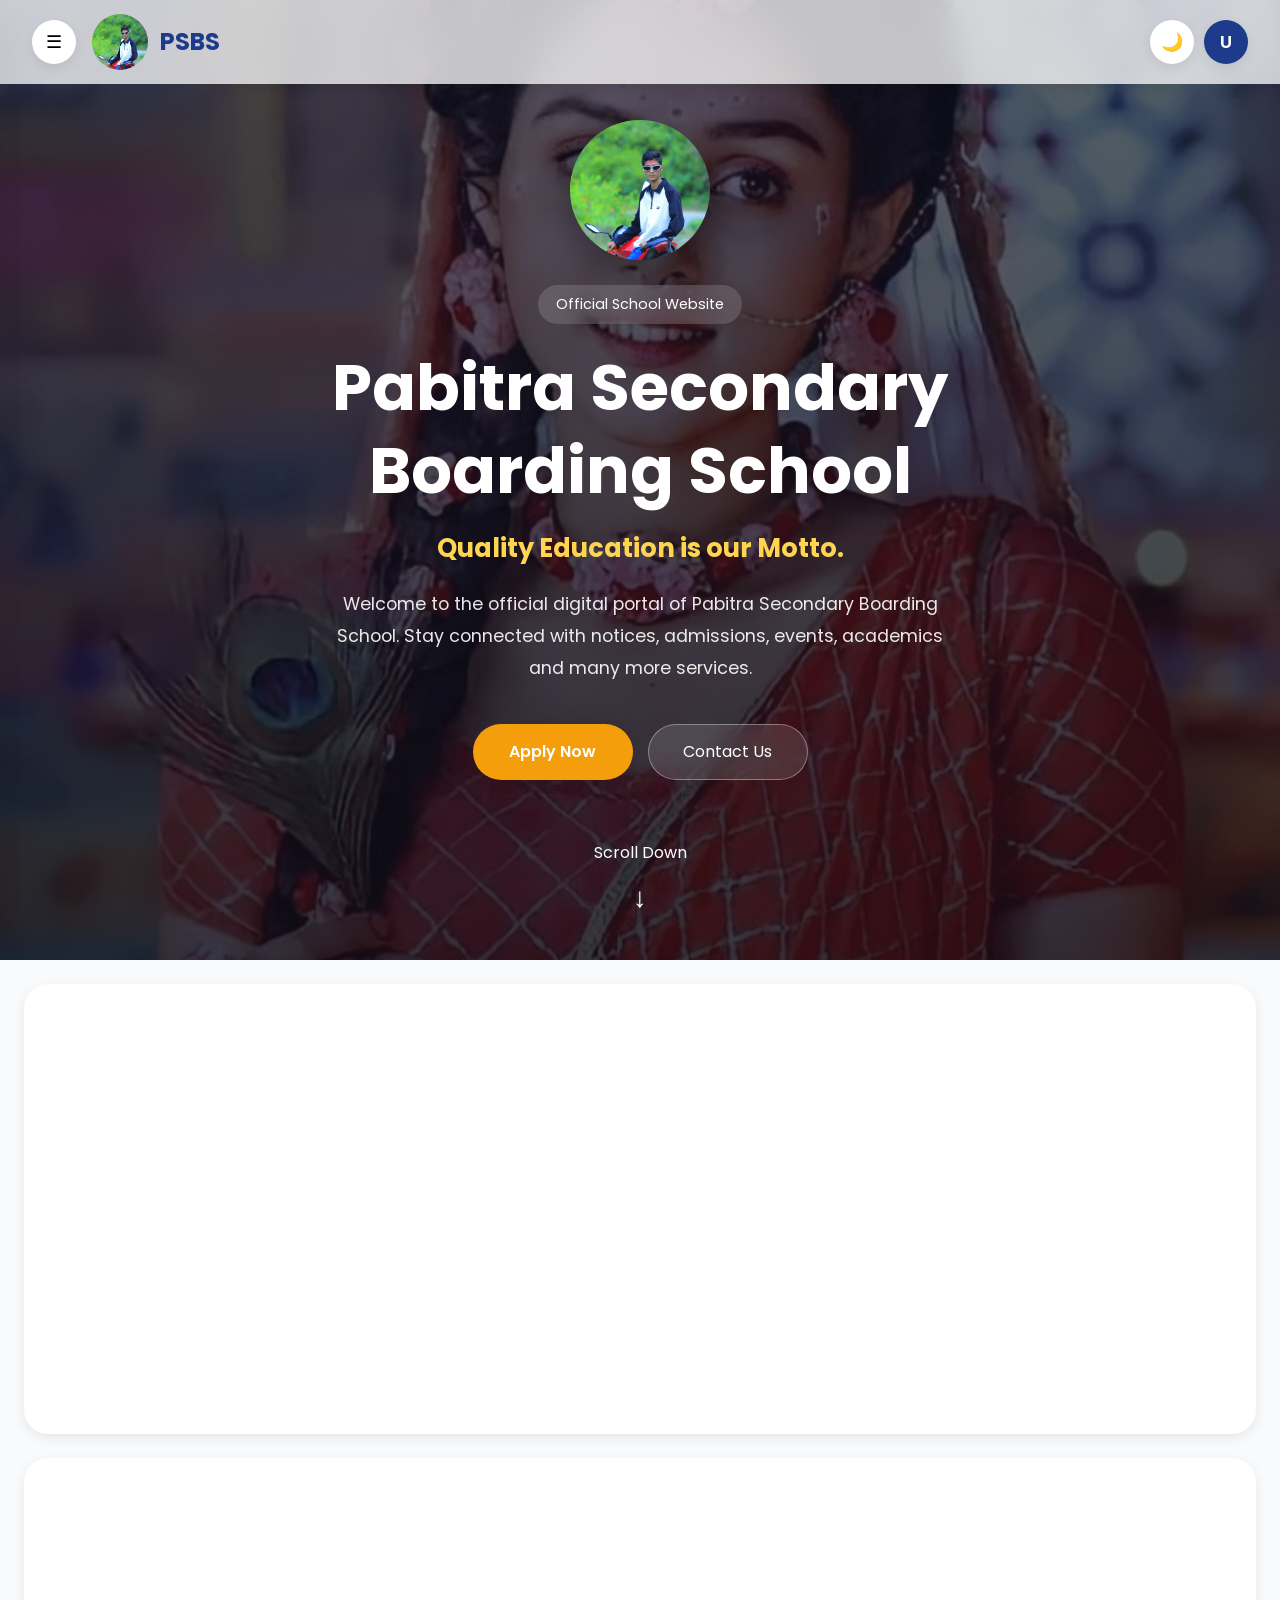
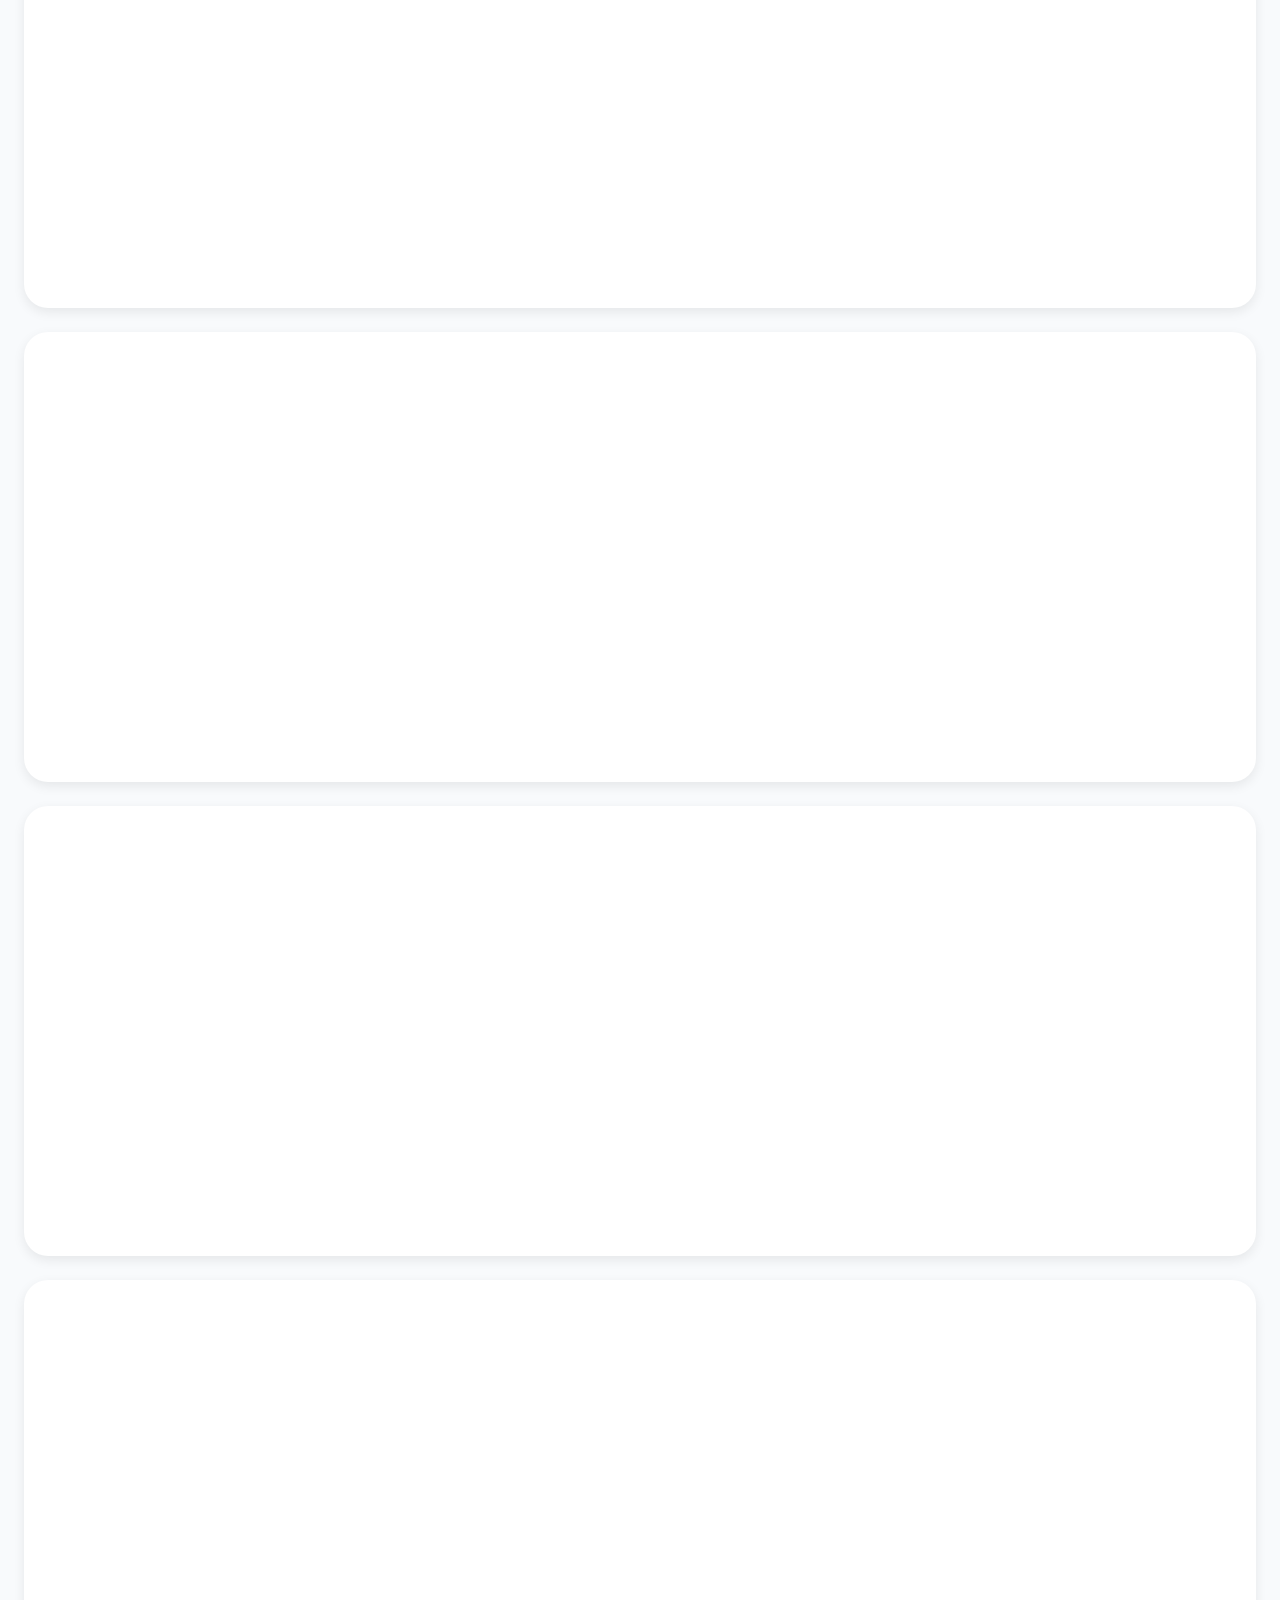
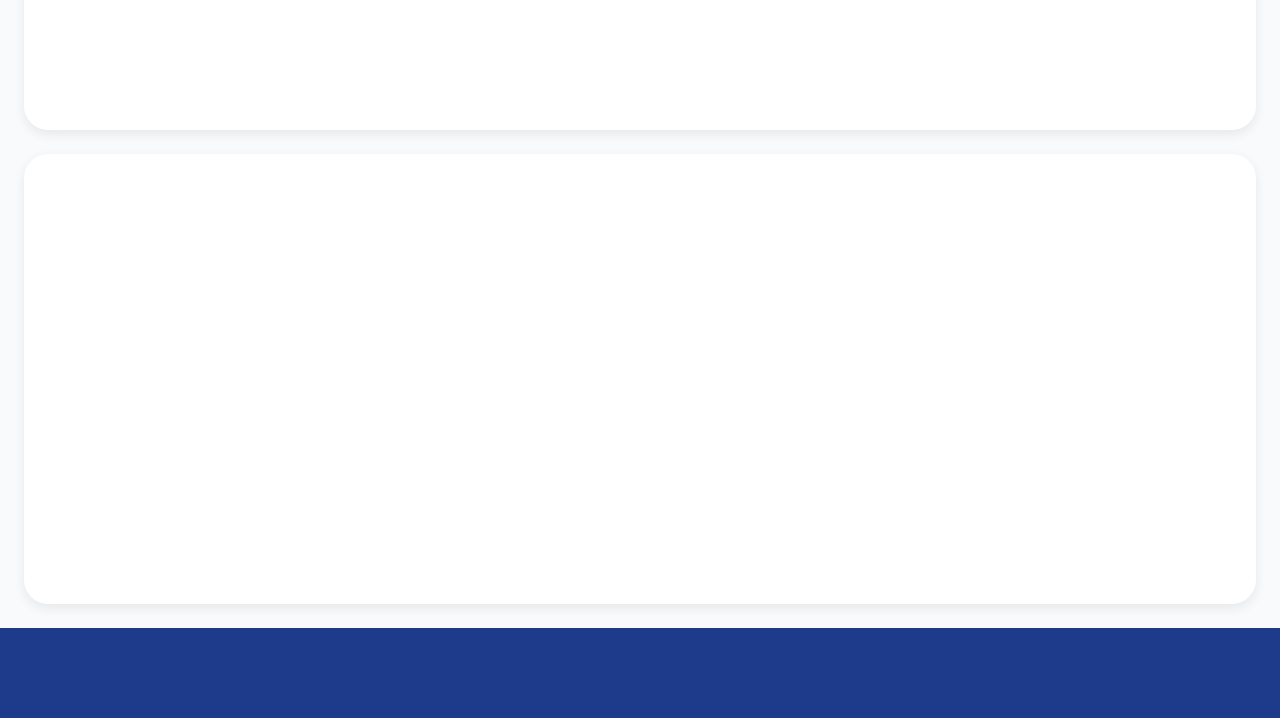
<file: school-website/index.html>
<!DOCTYPE html>
<html lang="en">

<head>

  <!-- ==========================================
         BASIC META
    =========================================== -->

  <meta charset="UTF-8">

  <meta name="viewport" content="width=device-width, initial-scale=1.0">

  <meta name="description" content="Official Website of Pabitra Secondary Boarding School">

  <meta name="theme-color" content="#1E3A8A">

  <title>PSBS Portal</title>

  <!-- ==========================================
         CSS
    =========================================== -->

  <link rel="stylesheet" href="css/style.css">

</head>

<body>

  <!-- ==========================================
         APPLICATION WRAPPER
    =========================================== -->

  <div id="app">

    <!-- ==========================================
             HEADER
        =========================================== -->

    <header class="header">

      <nav class="navbar">

        <!-- Left -->

        <div class="nav-left">

          <button class="menu-btn" aria-label="Open Navigation">

            ☰

          </button>

          <a href="#hero" class="brand">

            <img src="assets/images/logo.jpg" alt="PSBS Logo" class="logo">

            <span class="school-name">

              PSBS

            </span>

          </a>

        </div>


        <!-- Right -->

        <div class="nav-right">

          <button class="theme-btn" aria-label="Toggle Theme">

            🌙

          </button>

          <button class="profile-btn" aria-label="User Profile">

            U

          </button>

        </div>

      </nav>

    </header>



    <!-- ==========================================
             MOBILE NAVIGATION DRAWER
             (JavaScript Later)
        =========================================== -->

    <aside class="sidebar">

      <div class="sidebar-header">

        <img src="assets/images/logo.jpg" class="sidebar-logo" alt="PSBS">

        <h2>PSBS Portal</h2>

      </div>

      <nav class="sidebar-links">

        <a href="#hero">Home</a>

        <a href="#about">About</a>

        <a href="#quick-actions">Services</a>

        <a href="#statistics">Statistics</a>

        <a href="#gallery">Gallery</a>

        <a href="#notice">Notices</a>

        <a href="#contact">Contact</a>

      </nav>

    </aside>



    <!-- ==========================================
             HERO SECTION
        =========================================== -->

    <main>

      <section id="hero">

        <div class="hero-overlay"></div>

        <div class="hero-content">

          <img src="assets/images/logo.jpg" class="hero-logo" alt="School Logo">

          <p class="hero-badge">

            Official School Website

          </p>

          <h1 class="hero-title">

            Pabitra Secondary Boarding School

          </h1>

          <h2 class="hero-motto">

            Quality Education is our Motto.

          </h2>

          <p class="hero-description">

            Welcome to the official digital portal of
            Pabitra Secondary Boarding School.
            Stay connected with notices, admissions,
            events, academics and many more services.

          </p>

          <div class="hero-buttons">

            <button class="primary-btn">

              Apply Now

            </button>

            <button class="secondary-btn">

              Contact Us

            </button>

          </div>

          <div class="scroll-indicator">

            <span>

              Scroll Down

            </span>

            <div class="scroll-arrow">

              ↓

            </div>

          </div>

        </div>

      </section>


      <!-- ==========================================
                 QUICK ACTIONS
            =========================================== -->

      <section id="quick-actions" class="section">

      </section>



      <!-- ==========================================
                 ABOUT
            =========================================== -->

      <section id="about" class="section">

      </section>



      <!-- ==========================================
                 STATISTICS
            =========================================== -->

      <section id="statistics" class="section">

      </section>



      <!-- ==========================================
                 GALLERY
            =========================================== -->

      <section id="gallery" class="section">

      </section>



      <!-- ==========================================
                 NOTICE BOARD
            =========================================== -->

      <section id="notice" class="section">

      </section>



      <!-- ==========================================
                 CONTACT
            =========================================== -->

      <section id="contact" class="section">

      </section>

    </main>



    <!-- ==========================================
             FOOTER
        =========================================== -->

    <footer class="footer">

    </footer>

  </div>



  <!-- ==========================================
         JAVASCRIPT
    =========================================== -->

  <script src="js/app.js"></script>

</body>

</html>
</file>
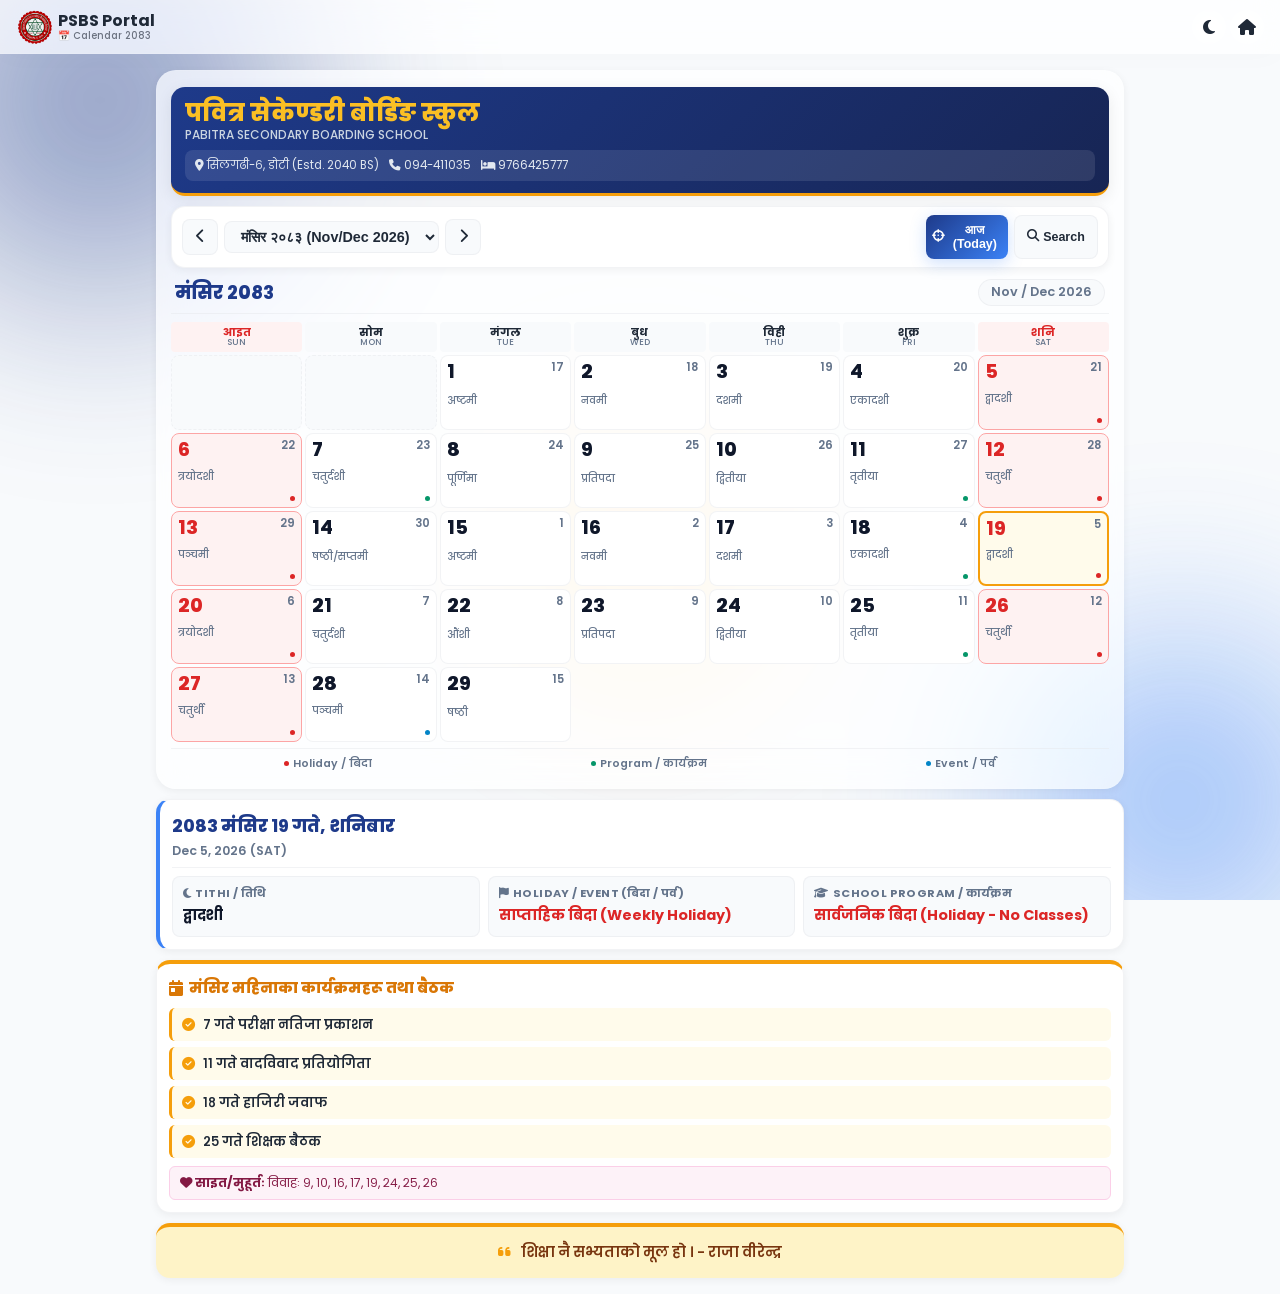
<file: calendar.html>
<!DOCTYPE html>
<html lang="ne">

<head>
  <meta charset="UTF-8">
  <meta name="viewport" content="width=device-width, initial-scale=1.0, maximum-scale=1.0, user-scalable=no">
  <title>Pabitra Secondary Boarding School - Calendar 2083</title>
  <link
    href="https://fonts.googleapis.com/css2?family=Mukta:wght@300;400;600;700;800&family=Poppins:wght@300;400;500;600;700&display=swap"
    rel="stylesheet">
  <link rel="stylesheet" href="https://cdnjs.cloudflare.com/ajax/libs/font-awesome/6.4.0/css/all.min.css">
  <style>
    /* ===== ROOT VARIABLES (matches main portal) ===== */
    :root {
      --primary: #1E3A8A;
      --primary-dark: #172554;
      --primary-light: #3B82F6;
      --secondary: #3B82F6;
      --accent: #F59E0B;
      --accent-dark: #D97706;
      --background: #F8FAFC;
      --surface: rgba(255, 255, 255, 0.72);
      --surface-solid: #FFFFFF;
      --surface-hover: #F1F5F9;
      --text: #1F2937;
      --text-light: #6B7280;
      --text-inverse: #FFFFFF;
      --border: rgba(229, 231, 235, 0.5);
      --border-light: #F3F4F6;
      --radius-sm: 8px;
      --radius-md: 14px;
      --radius-lg: 20px;
      --radius-xl: 28px;
      --radius-full: 50%;
      --shadow-sm: 0 2px 8px rgba(0, 0, 0, 0.06);
      --shadow-md: 0 4px 16px rgba(0, 0, 0, 0.08);
      --shadow-lg: 0 12px 36px rgba(0, 0, 0, 0.12);
      --shadow-xl: 0 20px 60px rgba(0, 0, 0, 0.15);
      --shadow-glow: 0 0 40px rgba(59, 130, 246, 0.15);
      --transition: 0.3s ease;
      --transition-smooth: 0.45s cubic-bezier(0.16, 1, 0.3, 1);
      --font-family: 'Poppins', 'Mukta', sans-serif;
      --header-height: 54px;
      --z-header: 1000;
      --z-modal: 10000;
      --glass-bg: rgba(255, 255, 255, 0.15);
      --glass-border: rgba(255, 255, 255, 0.08);
      --glass-shadow: 0 8px 32px rgba(0, 0, 0, 0.08);
      --nebula-color-1: #1E3A8A;
      --nebula-color-2: #3B82F6;
      --nebula-color-3: #F59E0B;
      /* Calendar specific */
      --holiday-red: #dc2626;
      --holiday-bg: #fef2f2;
      --today-border: #2563eb;
      --today-bg: #eff6ff;
      --prog-green: #059669;
      --event-blue: #0284c7;
      --card-bg: #ffffff;
      --text-dark: #0f172a;
      --text-muted: #64748b;
    }

    /* ===== THEME VARIANT SUPPORT ===== */
    body.theme-purple {
      --primary: #7C3AED;
      --primary-dark: #5B21B6;
      --primary-light: #8B5CF6;
      --secondary: #8B5CF6;
      --nebula-color-1: #7C3AED;
      --nebula-color-2: #8B5CF6;
      --nebula-color-3: #C084FC;
    }

    body.theme-emerald {
      --primary: #059669;
      --primary-dark: #047857;
      --primary-light: #34D399;
      --secondary: #059669;
      --nebula-color-1: #059669;
      --nebula-color-2: #34D399;
      --nebula-color-3: #6EE7B7;
    }

    body.theme-rose {
      --primary: #E11D48;
      --primary-dark: #BE123C;
      --primary-light: #FB7185;
      --secondary: #E11D48;
      --nebula-color-1: #E11D48;
      --nebula-color-2: #FB7185;
      --nebula-color-3: #FDA4AF;
    }

    body.theme-amber {
      --primary: #D97706;
      --primary-dark: #B45309;
      --primary-light: #F59E0B;
      --secondary: #D97706;
      --nebula-color-1: #D97706;
      --nebula-color-2: #F59E0B;
      --nebula-color-3: #FCD34D;
    }

    body.theme-teal {
      --primary: #0D9488;
      --primary-dark: #0F766E;
      --primary-light: #2DD4BF;
      --secondary: #0D9488;
      --nebula-color-1: #0D9488;
      --nebula-color-2: #2DD4BF;
      --nebula-color-3: #5EEAD4;
    }

    body.theme-indigo {
      --primary: #4F46E5;
      --primary-dark: #4338CA;
      --primary-light: #818CF8;
      --secondary: #4F46E5;
      --nebula-color-1: #4F46E5;
      --nebula-color-2: #818CF8;
      --nebula-color-3: #A5B4FC;
    }

    body.theme-coral {
      --primary: #E85D75;
      --primary-dark: #C0394A;
      --primary-light: #F1948A;
      --secondary: #E85D75;
      --nebula-color-1: #E85D75;
      --nebula-color-2: #F1948A;
      --nebula-color-3: #F5B7B1;
    }

    /* ===== DARK MODE ===== */
    body.dark {
      --background: #0F172A;
      --surface: rgba(30, 41, 59, 0.8);
      --surface-solid: #1E293B;
      --surface-hover: #2D3A52;
      --text: #F8FAFC;
      --text-light: #94A3B8;
      --text-inverse: #1F2937;
      --border: rgba(51, 65, 85, 0.6);
      --border-light: #1E293B;
      --shadow-sm: 0 2px 8px rgba(0, 0, 0, 0.3);
      --shadow-md: 0 4px 16px rgba(0, 0, 0, 0.4);
      --shadow-lg: 0 12px 36px rgba(0, 0, 0, 0.5);
      --shadow-xl: 0 20px 60px rgba(0, 0, 0, 0.6);
      --shadow-glow: 0 0 40px rgba(59, 130, 246, 0.08);
      --glass-bg: rgba(30, 41, 59, 0.4);
      --glass-border: rgba(255, 255, 255, 0.04);
      --card-bg: #1E293B;
      --text-dark: #F8FAFC;
      --text-muted: #94A3B8;
      --holiday-bg: #2D1B1B;
    }

    /* ===== GLOBAL RESET ===== */
    * {
      box-sizing: border-box;
      margin: 0;
      padding: 0;
      -webkit-tap-highlight-color: transparent;
    }

    body {
      font-family: var(--font-family);
      background: var(--background);
      color: var(--text);
      line-height: 1.6;
      min-height: 100vh;
      min-height: 100dvh;
      transition: background 0.5s cubic-bezier(0.16, 1, 0.3, 1),
        color 0.5s cubic-bezier(0.16, 1, 0.3, 1);
    }

    /* ===== NEBULA BG ===== */
    .nebula-bg {
      position: fixed;
      inset: 0;
      z-index: -1;
      pointer-events: none;
      overflow: hidden;
      opacity: 0.6;
      transition: opacity 0.8s ease;
    }

    body.dark .nebula-bg {
      opacity: 0.8;
    }

    .nebula-bg .orb {
      position: absolute;
      border-radius: var(--radius-full);
      filter: blur(80px);
      will-change: transform;
      animation: nebulaFloat 20s ease-in-out infinite alternate;
    }

    .nebula-bg .orb:nth-child(1) {
      width: 600px;
      height: 600px;
      top: -200px;
      left: -200px;
      background: radial-gradient(circle, var(--nebula-color-1), transparent 70%);
      animation-duration: 22s;
      animation-delay: -2s;
    }

    .nebula-bg .orb:nth-child(2) {
      width: 500px;
      height: 500px;
      bottom: -150px;
      right: -150px;
      background: radial-gradient(circle, var(--nebula-color-2), transparent 70%);
      animation-duration: 26s;
      animation-delay: -5s;
    }

    .nebula-bg .orb:nth-child(3) {
      width: 400px;
      height: 400px;
      top: 40%;
      left: 50%;
      transform: translateX(-50%);
      background: radial-gradient(circle, var(--nebula-color-3), transparent 70%);
      animation-duration: 30s;
      animation-delay: -10s;
      opacity: 0.4;
    }

    @keyframes nebulaFloat {
      0% {
        transform: translate(0, 0) scale(1) rotate(0deg);
      }

      33% {
        transform: translate(40px, -30px) scale(1.1) rotate(5deg);
      }

      66% {
        transform: translate(-20px, 40px) scale(0.95) rotate(-3deg);
      }

      100% {
        transform: translate(30px, -10px) scale(1.05) rotate(2deg);
      }
    }

    /* ===== GLASS ===== */
    .glass {
      background: var(--glass-bg);
      backdrop-filter: blur(20px) saturate(180%);
      -webkit-backdrop-filter: blur(20px) saturate(180%);
      border: 1px solid var(--glass-border);
      box-shadow: var(--glass-shadow);
    }

    /* ===== SCROLLBAR ===== */
    ::-webkit-scrollbar {
      width: 6px;
      height: 6px;
    }

    ::-webkit-scrollbar-track {
      background: var(--background);
    }

    ::-webkit-scrollbar-thumb {
      background: var(--secondary);
      border-radius: 999px;
    }

    ::-webkit-scrollbar-thumb:hover {
      background: var(--primary);
    }

    /* ===== APP LAYOUT ===== */
    .app-container {
      max-width: 1000px;
      margin: 0 auto;
      padding: 8px;
      padding-top: calc(var(--header-height) + 8px);
      min-height: 100vh;
      display: flex;
      flex-direction: column;
      gap: 10px;
    }

    /* ===== HEADER (matches main portal) ===== */
    .header {
      position: fixed;
      top: 0;
      left: 0;
      right: 0;
      z-index: var(--z-header);
      background: var(--surface);
      backdrop-filter: blur(24px) saturate(180%);
      -webkit-backdrop-filter: blur(24px) saturate(180%);
      border-bottom: 1px solid var(--glass-border);
      box-shadow: 0 2px 30px rgba(0, 0, 0, 0.02);
      height: var(--header-height);
      transition: background var(--transition), border var(--transition);
    }

    .header.header-hidden {
      transform: translateY(-100%);
    }

    .navbar {
      width: 100%;
      height: 100%;
      padding: 0 16px;
      display: flex;
      align-items: center;
      justify-content: space-between;
      gap: 8px;
    }

    .nav-left {
      display: flex;
      align-items: center;
      gap: 6px;
      flex: 1;
    }

    .nav-left .logo {
      width: 36px;
      height: 36px;
      border-radius: var(--radius-full);
      object-fit: cover;
      flex-shrink: 0;
    }

    .nav-left .brand-text {
      font-size: 0.85rem;
      font-weight: 700;
      color: var(--text);
      line-height: 1.2;
    }

    .nav-left .brand-text span {
      display: block;
      font-size: 0.55rem;
      font-weight: 500;
      color: var(--text-light);
    }

    .nav-right {
      display: flex;
      align-items: center;
      gap: 4px;
      flex-shrink: 0;
    }

    .header-btn {
      width: 34px;
      height: 34px;
      display: grid;
      place-items: center;
      border-radius: var(--radius-full);
      background: var(--glass-bg);
      backdrop-filter: blur(8px);
      -webkit-backdrop-filter: blur(8px);
      border: 1px solid var(--glass-border);
      color: var(--text);
      transition: all 0.3s cubic-bezier(0.16, 1, 0.3, 1);
      font-size: 16px;
      flex-shrink: 0;
      cursor: pointer;
    }

    .header-btn:hover {
      background: linear-gradient(135deg, var(--primary), var(--secondary));
      color: #fff;
      border-color: transparent;
      transform: translateY(-1px) scale(1.05);
    }

    .header-btn.active {
      background: linear-gradient(135deg, var(--primary), var(--secondary));
      color: #fff;
      border-color: transparent;
    }

    .header-btn .badge {
      position: absolute;
      top: -4px;
      right: -4px;
      background: #EF4444;
      color: #fff;
      font-size: 0.5rem;
      font-weight: 700;
      width: 18px;
      height: 18px;
      border-radius: var(--radius-full);
      display: flex;
      align-items: center;
      justify-content: center;
      box-shadow: 0 2px 8px rgba(239, 68, 68, 0.3);
    }

    .header-btn .badge.hidden {
      display: none;
    }

    /* ===== CALENDAR CARD ===== */
    .calendar-wrapper {
      background: var(--surface);
      backdrop-filter: blur(20px) saturate(180%);
      -webkit-backdrop-filter: blur(20px) saturate(180%);
      border: 1px solid var(--glass-border);
      border-radius: var(--radius-lg);
      box-shadow: var(--shadow-sm);
      padding: 12px 10px;
      transition: background var(--transition), border var(--transition);
    }

    /* School Header inside calendar */
    .school-header {
      background: linear-gradient(135deg, var(--primary) 0%, var(--primary-dark) 100%);
      color: white;
      border-radius: var(--radius-md);
      padding: 12px 14px;
      margin-bottom: 10px;
      box-shadow: var(--shadow-md);
      border-bottom: 3px solid var(--accent);
    }

    .header-top {
      display: flex;
      justify-content: space-between;
      align-items: center;
      gap: 8px;
      flex-wrap: wrap;
    }

    .school-title {
      font-size: 1.15rem;
      font-weight: 800;
      color: #fbbf24;
      line-height: 1.2;
    }

    .school-title span {
      display: block;
      font-size: 0.75rem;
      color: #cbd5e1;
      font-weight: 500;
    }

    .school-contacts {
      font-size: 0.72rem;
      color: #e2e8f0;
      background: rgba(255, 255, 255, 0.1);
      padding: 6px 10px;
      border-radius: 8px;
      margin-top: 8px;
      display: flex;
      flex-wrap: wrap;
      gap: 10px;
    }

    /* Controls */
    .controls-card {
      background: var(--surface-solid);
      border-radius: var(--radius-md);
      padding: 8px 10px;
      margin-bottom: 10px;
      box-shadow: var(--shadow-sm);
      display: flex;
      flex-direction: column;
      gap: 8px;
      border: 1px solid var(--border);
      transition: background var(--transition), border var(--transition);
    }

    body.dark .controls-card {
      background: var(--surface-solid);
    }

    .nav-row {
      display: flex;
      justify-content: space-between;
      align-items: center;
      gap: 6px;
    }

    .month-btn {
      background: var(--background);
      border: 1px solid var(--border);
      color: var(--text);
      width: 36px;
      height: 36px;
      border-radius: var(--radius-sm);
      display: flex;
      align-items: center;
      justify-content: center;
      cursor: pointer;
      font-size: 0.9rem;
      transition: all var(--transition);
    }

    .month-btn:hover {
      background: var(--primary);
      color: #fff;
      border-color: var(--primary);
    }

    .month-select {
      flex: 1;
      font-size: 0.9rem;
      font-weight: 700;
      padding: 6px 8px;
      border-radius: var(--radius-sm);
      border: 1.5px solid var(--border);
      background: var(--background);
      color: var(--text);
      outline: none;
      text-align: center;
      cursor: pointer;
      transition: border var(--transition);
    }

    .month-select:focus {
      border-color: var(--secondary);
    }

    .btn-group {
      display: flex;
      gap: 6px;
    }

    .btn {
      flex: 1;
      padding: 8px 6px;
      border-radius: var(--radius-sm);
      font-size: 0.78rem;
      font-weight: 700;
      cursor: pointer;
      border: none;
      display: flex;
      align-items: center;
      justify-content: center;
      gap: 4px;
      min-height: 38px;
      transition: all var(--transition);
    }

    .btn-today {
      background: linear-gradient(135deg, var(--primary), var(--secondary));
      color: #fff;
      box-shadow: 0 4px 16px rgba(59, 130, 246, 0.25);
    }

    .btn-today:hover {
      transform: translateY(-1px);
      box-shadow: 0 6px 24px rgba(59, 130, 246, 0.35);
    }

    .btn-tool {
      background: var(--background);
      color: var(--text);
      border: 1px solid var(--border);
    }

    .btn-tool:hover {
      background: var(--surface-hover);
      border-color: var(--secondary);
    }

    /* Calendar Grid */
    .month-header-details {
      display: flex;
      justify-content: space-between;
      align-items: center;
      margin-bottom: 8px;
      padding: 0 4px 6px 4px;
      border-bottom: 1px solid var(--border);
    }

    .month-title-bs {
      font-size: 1.15rem;
      font-weight: 800;
      color: var(--primary);
    }

    .month-title-ad {
      font-size: 0.8rem;
      font-weight: 600;
      color: var(--text-muted);
      background: var(--background);
      padding: 2px 12px;
      border-radius: 999px;
      border: 1px solid var(--border);
    }

    .calendar-grid {
      display: grid;
      grid-template-columns: repeat(7, 1fr);
      gap: 3px;
    }

    .day-header {
      text-align: center;
      font-weight: 700;
      padding: 4px 2px;
      font-size: 0.7rem;
      background: var(--background);
      border-radius: 4px;
      color: var(--text);
      line-height: 1.1;
    }

    .day-header span {
      display: block;
      font-size: 0.55rem;
      color: var(--text-muted);
      font-weight: 500;
    }

    .day-header.saturday,
    .day-header.sunday {
      color: var(--holiday-red);
      background: var(--holiday-bg);
    }

    body.dark .day-header.saturday,
    body.dark .day-header.sunday {
      color: #f87171;
      background: rgba(220, 38, 38, 0.15);
    }

    .calendar-cell {
      min-height: 52px;
      background: var(--surface-solid);
      border: 1px solid var(--border);
      border-radius: var(--radius-sm);
      padding: 3px;
      display: flex;
      flex-direction: column;
      justify-content: space-between;
      cursor: pointer;
      position: relative;
      transition: all var(--transition);
    }

    .calendar-cell:hover {
      border-color: var(--secondary);
      transform: scale(1.02);
      z-index: 2;
      box-shadow: var(--shadow-md);
    }

    .calendar-cell.empty {
      background: var(--background);
      border: 1px dashed var(--border);
      cursor: default;
      pointer-events: none;
    }

    .calendar-cell.holiday {
      background: var(--holiday-bg);
      border-color: #fca5a5;
    }

    .calendar-cell.holiday .bs-day {
      color: var(--holiday-red);
    }

    .calendar-cell.today {
      border: 2px solid var(--today-border);
      background: var(--today-bg);
    }

    body.dark .calendar-cell.today {
      background: rgba(37, 99, 235, 0.15);
    }

    .calendar-cell.selected {
      border: 2px solid var(--accent);
      background: #fffbeb;
    }

    body.dark .calendar-cell.selected {
      background: rgba(245, 158, 11, 0.12);
    }

    .cell-top {
      display: flex;
      justify-content: space-between;
      align-items: flex-start;
      line-height: 1;
    }

    .bs-day {
      font-size: 0.95rem;
      font-weight: 800;
      color: var(--text-dark);
    }

    .ad-day {
      font-size: 0.6rem;
      font-weight: 600;
      color: var(--text-muted);
    }

    .tithi-text {
      font-size: 0.55rem;
      color: var(--text-muted);
      font-weight: 500;
      white-space: nowrap;
      overflow: hidden;
      text-overflow: ellipsis;
      margin-top: 1px;
    }

    .indicator-dots {
      display: flex;
      gap: 2px;
      justify-content: flex-end;
      margin-top: 2px;
    }

    .dot {
      width: 5px;
      height: 5px;
      border-radius: 50%;
    }

    .dot-holiday {
      background: var(--holiday-red);
    }

    .dot-event {
      background: var(--event-blue);
    }

    .dot-program {
      background: var(--prog-green);
    }

    /* Legend */
    .legend-bar {
      display: flex;
      justify-content: space-around;
      padding: 6px 4px 0 4px;
      margin-top: 6px;
      border-top: 1px solid var(--border);
      font-size: 0.68rem;
      color: var(--text-muted);
      font-weight: 600;
    }

    .legend-item {
      display: flex;
      align-items: center;
      gap: 4px;
    }

    /* Detail Panel */
    .detail-panel {
      background: var(--surface-solid);
      border-radius: var(--radius-md);
      padding: 12px;
      box-shadow: var(--shadow-sm);
      border: 1px solid var(--border);
      border-left: 4px solid var(--primary-light);
      transition: background var(--transition), border var(--transition);
    }

    body.dark .detail-panel {
      background: var(--surface-solid);
    }

    .detail-header {
      display: flex;
      justify-content: space-between;
      align-items: center;
      margin-bottom: 8px;
      border-bottom: 1px solid var(--border);
      padding-bottom: 6px;
    }

    .detail-date-bs {
      font-size: 1.1rem;
      font-weight: 800;
      color: var(--primary);
    }

    .detail-date-ad {
      font-size: 0.78rem;
      color: var(--text-muted);
      font-weight: 600;
    }

    .detail-grid {
      display: grid;
      grid-template-columns: 1fr;
      gap: 8px;
    }

    .detail-box {
      background: var(--background);
      padding: 8px 10px;
      border-radius: var(--radius-sm);
      border: 1px solid var(--border);
    }

    .detail-box-title {
      font-size: 0.7rem;
      text-transform: uppercase;
      letter-spacing: 0.4px;
      color: var(--text-muted);
      font-weight: 700;
      margin-bottom: 2px;
      display: flex;
      align-items: center;
      gap: 4px;
    }

    .detail-box-content {
      font-size: 0.9rem;
      font-weight: 700;
      color: var(--text-dark);
    }

    .holiday-text {
      color: var(--holiday-red);
    }

    /* Programs Card */
    .programs-card {
      background: var(--surface-solid);
      border-radius: var(--radius-md);
      padding: 12px;
      box-shadow: var(--shadow-sm);
      border: 1px solid var(--border);
      border-top: 4px solid var(--accent);
      transition: background var(--transition), border var(--transition);
    }

    body.dark .programs-card {
      background: var(--surface-solid);
    }

    .programs-header {
      display: flex;
      align-items: center;
      gap: 6px;
      margin-bottom: 8px;
      color: var(--accent-dark);
    }

    body.dark .programs-header {
      color: #fbbf24;
    }

    .programs-header h3 {
      font-size: 0.95rem;
      font-weight: 800;
    }

    .program-list {
      list-style: none;
      display: flex;
      flex-direction: column;
      gap: 6px;
    }

    .program-item {
      background: #fffbeb;
      border-left: 3px solid #f59e0b;
      padding: 6px 10px;
      border-radius: 6px;
      font-size: 0.82rem;
      font-weight: 600;
      display: flex;
      align-items: center;
      gap: 8px;
    }

    body.dark .program-item {
      background: rgba(245, 158, 11, 0.08);
      border-left-color: #f59e0b;
    }

    .muhurta-box {
      margin-top: 8px;
      padding: 6px 10px;
      background: #fdf2f8;
      border-radius: 6px;
      border: 1px solid #fbcfe8;
      font-size: 0.78rem;
      color: #831843;
    }

    body.dark .muhurta-box {
      background: rgba(236, 72, 153, 0.08);
      border-color: #831843;
      color: #f472b6;
    }

    /* ===== FOOTER QUOTE ===== */
    .footer-quote {
      background: #fef3c7;
      border-top: 4px solid var(--accent);
      color: #78350f;
      padding: 14px 16px;
      border-radius: var(--radius-md);
      font-size: 0.9rem;
      font-weight: 600;
      display: flex;
      align-items: center;
      justify-content: center;
      gap: 10px;
      box-shadow: var(--shadow-sm);
      text-align: center;
      margin-top: auto;
    }

    body.dark .footer-quote {
      background: rgba(245, 158, 11, 0.08);
      color: #fbbf24;
    }

    /* ===== MODAL ===== */
    .modal-overlay {
      position: fixed;
      top: 0;
      left: 0;
      width: 100%;
      height: 100%;
      background: rgba(15, 23, 42, 0.6);
      backdrop-filter: blur(3px);
      display: none;
      justify-content: center;
      align-items: center;
      z-index: var(--z-modal);
      padding: 12px;
    }

    .modal-card {
      background: var(--surface-solid);
      border-radius: var(--radius-lg);
      padding: 16px;
      width: 100%;
      max-width: 420px;
      box-shadow: var(--shadow-xl), var(--shadow-glow);
      position: relative;
      border: 1px solid var(--glass-border);
    }

    .modal-close {
      position: absolute;
      top: 12px;
      right: 12px;
      background: var(--background);
      border: 1px solid var(--border);
      width: 28px;
      height: 28px;
      border-radius: var(--radius-full);
      cursor: pointer;
      font-size: 0.9rem;
      color: var(--text-muted);
      transition: all var(--transition);
    }

    .modal-close:hover {
      background: rgba(239, 68, 68, 0.1);
      color: #EF4444;
    }

    .form-control {
      width: 100%;
      padding: 10px 14px;
      border-radius: var(--radius-sm);
      border: 2px solid var(--border);
      background: var(--background);
      color: var(--text);
      font-size: 0.88rem;
      outline: none;
      transition: all var(--transition);
    }

    .form-control:focus {
      border-color: var(--secondary);
      box-shadow: 0 0 0 3px rgba(59, 130, 246, 0.12);
    }

    .search-result-item {
      padding: 6px 10px;
      background: var(--background);
      border-radius: var(--radius-sm);
      cursor: pointer;
      font-size: 0.82rem;
      border: 1px solid transparent;
      transition: all var(--transition);
    }

    .search-result-item:hover {
      border-color: var(--secondary);
      background: var(--surface-hover);
    }

    .search-result-item strong {
      color: var(--primary);
    }

    body.dark .search-result-item strong {
      color: #60A5FA;
    }

    /* ===== RESPONSIVE ===== */
    @media (min-width: 640px) {
      .app-container {
        padding: 16px;
        padding-top: calc(var(--header-height) + 16px);
      }

      .calendar-wrapper {
        padding: 16px 14px;
      }

      .controls-card {
        flex-direction: row;
        justify-content: space-between;
        align-items: center;
      }

      .calendar-cell {
        min-height: 75px;
        padding: 6px;
      }

      .bs-day {
        font-size: 1.2rem;
      }

      .ad-day {
        font-size: 0.72rem;
      }

      .tithi-text {
        font-size: 0.65rem;
      }

      .detail-grid {
        grid-template-columns: repeat(3, 1fr);
      }

      .school-title {
        font-size: 1.5rem;
      }

      .nav-left .brand-text {
        font-size: 1rem;
      }

      .nav-left .brand-text span {
        font-size: 0.6rem;
      }
    }

    @media (max-width: 480px) {
      .school-title {
        font-size: 0.95rem;
      }

      .school-contacts {
        font-size: 0.65rem;
        padding: 4px 8px;
        gap: 6px;
      }

      .month-select {
        font-size: 0.78rem;
      }

      .btn {
        font-size: 0.7rem;
        padding: 6px 4px;
        min-height: 32px;
      }

      .calendar-cell {
        min-height: 44px;
        padding: 2px;
      }

      .bs-day {
        font-size: 0.8rem;
      }

      .ad-day {
        font-size: 0.5rem;
      }

      .tithi-text {
        font-size: 0.45rem;
      }

      .dot {
        width: 4px;
        height: 4px;
      }

      .detail-date-bs {
        font-size: 0.9rem;
      }

      .detail-grid {
        grid-template-columns: 1fr;
      }
    }

    /* ===== TOAST (simple version) ===== */
    .toast-container {
      position: fixed;
      bottom: 20px;
      left: 50%;
      transform: translateX(-50%);
      z-index: 99999;
      padding: 12px 24px;
      background: var(--surface-solid);
      border-radius: var(--radius-md);
      box-shadow: var(--shadow-xl);
      border: 1px solid var(--border);
      border-left: 4px solid var(--secondary);
      font-size: 0.85rem;
      font-weight: 500;
      color: var(--text);
      opacity: 0;
      transform: translateX(-50%) translateY(20px);
      transition: all 0.4s cubic-bezier(0.34, 1.56, 0.64, 1);
      pointer-events: none;
      max-width: 90%;
      text-align: center;
    }

    .toast-container.show {
      opacity: 1;
      transform: translateX(-50%) translateY(0);
      pointer-events: auto;
    }

    .toast-container.success {
      border-left-color: #10B981;
    }

    .toast-container.error {
      border-left-color: #EF4444;
    }

    .toast-container.info {
      border-left-color: #3B82F6;
    }
  </style>
</head>

<body>

  <!-- ===== NEBULA BG ===== -->
  <div class="nebula-bg" aria-hidden="true">
    <div class="orb"></div>
    <div class="orb"></div>
    <div class="orb"></div>
  </div>

  <!-- ===== TOAST ===== -->
  <div class="toast-container" id="toast"></div>

  <!-- ===== HEADER ===== -->
  <header class="header" id="mainHeader" role="banner">
    <nav class="navbar" role="navigation" aria-label="Main navigation">
      <div class="nav-left">
        <img src="logo.png" alt="PSBS Logo" class="logo" width="36" height="36" id="headerLogo">
        <div class="brand-text">
          PSBS Portal
          <span>📅 Calendar 2083</span>
        </div>
      </div>
      <div class="nav-right">
        <button class="header-btn" id="themeToggleBtn" aria-label="Toggle theme" title="Toggle theme">
          <i class="fa-solid fa-moon" id="themeIcon"></i>
        </button>
        <button class="header-btn" id="homeBtn" aria-label="Go to Home" title="Go to Home">
          <i class="fa-solid fa-house"></i>
        </button>
      </div>
    </nav>
  </header>

  <!-- ===== MAIN APP ===== -->
  <div class="app-container">

    <!-- Calendar Wrapper -->
    <div class="calendar-wrapper">

      <!-- School Header -->
      <header class="school-header">
        <div class="header-top">
          <div>
            <div class="school-title">
              पवित्र सेकेण्डरी बोर्डिङ स्कुल
              <span>PABITRA SECONDARY BOARDING SCHOOL</span>
            </div>
          </div>
        </div>
        <div class="school-contacts">
          <span><i class="fa-solid fa-location-dot"></i> सिलगढी-६, डोटी (Estd. 2040 BS)</span>
          <span><i class="fa-solid fa-phone"></i> 094-411035</span>
          <span><i class="fa-solid fa-bed"></i> 9766425777</span>
        </div>
      </header>

      <!-- Controls -->
      <div class="controls-card">
        <div class="nav-row">
          <button class="month-btn" id="prevMonthBtn" title="Previous Month"><i
              class="fa-solid fa-chevron-left"></i></button>
          <select id="monthSelect" class="month-select">
            <option value="0">वैशाख २०८३ (Apr/May 2026)</option>
            <option value="1">जेठ २०८३ (May/Jun 2026)</option>
            <option value="2">असार २०८३ (Jun/Jul 2026)</option>
            <option value="3">श्रावण २०८३ (Jul/Aug 2026)</option>
            <option value="4">भदौ २०८३ (Aug/Sep 2026)</option>
            <option value="5">असोज २०८३ (Sep/Oct 2026)</option>
            <option value="6">कार्तिक २०८३ (Oct/Nov 2026)</option>
            <option value="7">मंसिर २०८३ (Nov/Dec 2026)</option>
            <option value="8">पुस २०८३ (Dec/Jan 2026/27)</option>
            <option value="9">माघ २०८३ (Jan/Feb 2027)</option>
            <option value="10">फागुन २०८३ (Feb/Mar 2027)</option>
            <option value="11">चैत्र २०८३ (Mar/Apr 2027)</option>
          </select>
          <button class="month-btn" id="nextMonthBtn" title="Next Month"><i
              class="fa-solid fa-chevron-right"></i></button>
        </div>
        <div class="btn-group">
          <button class="btn btn-today" id="todayBtn">
            <i class="fa-solid fa-crosshairs"></i> आज (Today)
          </button>
          <button class="btn btn-tool" id="searchModalBtn">
            <i class="fa-solid fa-magnifying-glass"></i> Search
          </button>
        </div>
      </div>

      <!-- Calendar Grid -->
      <div class="month-header-details">
        <div class="month-title-bs" id="monthTitleBS">श्रावण २०८३</div>
        <div class="month-title-ad" id="monthTitleAD">July / Aug 2026</div>
      </div>
      <div class="calendar-grid" id="calendarGrid"></div>
      <div class="legend-bar">
        <div class="legend-item"><span class="dot dot-holiday"></span> Holiday / बिदा</div>
        <div class="legend-item"><span class="dot dot-program"></span> Program / कार्यक्रम</div>
        <div class="legend-item"><span class="dot dot-event"></span> Event / पर्व</div>
      </div>
    </div>

    <!-- Detail Panel -->
    <div class="detail-panel" id="detailPanel">
      <div class="detail-header">
        <div>
          <div class="detail-date-bs" id="detailDateBS">२०८३ श्रावण ७ गते, बिहीबार</div>
          <div class="detail-date-ad" id="detailDateAD">July 23, 2026 AD</div>
        </div>
      </div>
      <div class="detail-grid">
        <div class="detail-box">
          <div class="detail-box-title"><i class="fa-solid fa-moon"></i> Tithi / तिथि</div>
          <div class="detail-box-content" id="detailTithi">नवमी</div>
        </div>
        <div class="detail-box">
          <div class="detail-box-title"><i class="fa-solid fa-flag"></i> Holiday / Event (बिदा / पर्व)</div>
          <div class="detail-box-content" id="detailEvent">पुष्पलाल स्मृति दिवस</div>
        </div>
        <div class="detail-box">
          <div class="detail-box-title"><i class="fa-solid fa-graduation-cap"></i> School Program / कार्यक्रम</div>
          <div class="detail-box-content" id="detailProgram">सञ्चालित छैन (Regular Class)</div>
        </div>
      </div>
    </div>

    <!-- Programs Card -->
    <div class="programs-card">
      <div class="programs-header">
        <i class="fa-solid fa-calendar-day"></i>
        <h3 id="programsCardTitle">श्रावण महिनाका कार्यक्रमहरू तथा बैठक</h3>
      </div>
      <ul class="program-list" id="programList"></ul>
      <div class="muhurta-box" id="muhurtaBox"></div>
    </div>

    <!-- Footer Quote -->
    <footer class="footer-quote">
      <i class="fa-solid fa-quote-left" style="color: var(--accent);"></i>
      <span id="quoteText">छोराछोरी नपढाउने आमाबुवा शत्रु समान हुन्छन् । - नीतिशतक</span>
    </footer>

  </div>

  <!-- ===== SEARCH MODAL ===== -->
  <div class="modal-overlay" id="searchModal">
    <div class="modal-card">
      <button class="modal-close" id="closeSearchModal"><i class="fa-solid fa-xmark"></i></button>
      <h4 style="margin-bottom: 12px; color: var(--primary);"><i class="fa-solid fa-magnifying-glass"></i> Search
        Calendar</h4>
      <input type="text" id="searchInput" class="form-control" placeholder="Search events, exams, holidays..."
        onkeyup="searchCalendar()">
      <div id="searchResults"
        style="margin-top: 10px; max-height: 200px; overflow-y: auto; display: flex; flex-direction: column; gap: 6px;">
      </div>
    </div>
  </div>

  <script>
    // ============================================================
    // THEME & PROFILE HELPERS (matches main portal)
    // ============================================================
    const Helpers = {
      getTheme: function () { return localStorage.getItem('psbs_theme') || 'light'; },
      getThemePreset: function () { return localStorage.getItem('psbs_theme_preset') || 'default'; },
      applyTheme: function () {
        const theme = this.getTheme();
        const preset = this.getThemePreset();
        if (theme === 'dark') {
          document.body.classList.add('dark');
          const icon = document.getElementById('themeIcon');
          if (icon) icon.className = 'fa-solid fa-sun';
        } else {
          document.body.classList.remove('dark');
          const icon = document.getElementById('themeIcon');
          if (icon) icon.className = 'fa-solid fa-moon';
        }
        // Apply preset
        document.body.className = document.body.className.split(' ').filter(function (c) {
          return !c.startsWith('theme-');
        }).join(' ');
        if (preset !== 'default') { document.body.classList.add('theme-' + preset); }
      },
      toggleTheme: function () {
        const isDark = document.body.classList.contains('dark');
        if (isDark) {
          document.body.classList.remove('dark');
          localStorage.setItem('psbs_theme', 'light');
          const icon = document.getElementById('themeIcon');
          if (icon) icon.className = 'fa-solid fa-moon';
          this.showToast('☀️ Light mode enabled', 'info');
        } else {
          document.body.classList.add('dark');
          localStorage.setItem('psbs_theme', 'dark');
          const icon = document.getElementById('themeIcon');
          if (icon) icon.className = 'fa-solid fa-sun';
          this.showToast('🌙 Dark mode enabled', 'info');
        }
      },
      showToast: function (message, type) {
        const el = document.getElementById('toast');
        if (!el) return;
        el.textContent = message;
        el.className = 'toast-container show ' + (type || 'info');
        clearTimeout(el._timeout);
        el._timeout = setTimeout(function () { el.classList.remove('show'); }, 3000);
      }
    };

    // ============================================================
    // CALENDAR DATA (full 2083 BS)
    // ============================================================
    const MONTHS = [
      {
        nameBS: "वैशाख २०८३", nameAD: "Apr / May 2026", daysCount: 31, startDayOfWeek: 2, adStartDate: new Date(2026, 3, 14),
        quote: "छोराछोरी नपढाउने आमाबुवा शत्रु समान हुन्छन् । - नीतिशतक",
        programs: [{ day: 6, title: "६ गतेबाट नियमित पठनपाठन सुरु" }, { day: 11, title: "११ गते शुक्रबार सरसफाई कार्यक्रम" }, { day: 25, title: "२५ गते शिक्षक स्टाफ बैठक" }],
        muhurta: "विवाहः ७, ८, २२, २३, २४, २५, ३०, ३१ | व्रतबन्धः २०, २१, २३",
        tithis: ["द्वादशी", "त्रयोदशी", "चतुर्दशी", "औंशी", "प्रतिपदा", "द्वितीया", "तृतीया", "चतुर्थी", "पञ्चमी/षष्ठी", "सप्तमी", "अष्टमी", "नवमी", "दशमी", "एकादशी", "द्वादशी", "त्रयोदशी", "चतुर्दशी", "पूर्णिमा", "प्रतिपदा", "द्वितीया", "तृतीया", "चतुर्थी", "चतुर्थी", "पञ्चमी", "षष्ठी", "सप्तमी", "अष्टमी", "नवमी", "दशमी", "एकादशी", "द्वादशी"],
        events: { 1: { title: "नयाँवर्षारम्भ", isHoliday: true }, 18: { title: "विश्व मजदुर दिवस / बुद्ध जयन्ती", isHoliday: true } }
      },
      {
        nameBS: "जेठ २०८३", nameAD: "May / Jun 2026", daysCount: 31, startDayOfWeek: 5, adStartDate: new Date(2026, 4, 15),
        quote: "स्वाभिमानका साथ बाच्चको लागि अध्ययन गर, शिक्षा नै मानिसको गहना हो ।",
        programs: [{ day: 8, title: "८ गते शुक्रबार नयाँ भर्ना भएका विद्यार्थीहरूको स्वागत" }, { day: 22, title: "२२ गते शुक्रबार House Division" }, { day: 29, title: "२९ गते शिक्षक स्टाफ बैठक" }],
        muhurta: "पास्नी मुहूर्तः ४, ७, २२",
        tithis: ["औंशी", "प्रतिपदा", "द्वितीया", "तृतीया", "चतुर्थी", "पञ्चमी", "षष्ठी", "सप्तमी", "अष्टमी", "नवमी", "दशमी", "एकादशी", "द्वादशी", "त्रयोदशी", "चतुर्दशी/पूर्णिमा", "पूर्णिमा", "प्रतिपदा", "द्वितीया", "तृतीया", "चतुर्थी", "पञ्चमी", "षष्ठी", "सप्तमी", "अष्टमी", "नवमी", "दशमी", "एकादशी", "द्वादशी", "त्रयोदशी", "चतुर्दशी", "पूर्णिमा"],
        events: { 15: { title: "गणतन्त्र दिवस", isHoliday: true } }
      },
      {
        nameBS: "असार २०८३", nameAD: "June / July 2026", daysCount: 32, startDayOfWeek: 1, adStartDate: new Date(2026, 5, 15),
        quote: "शिक्षा त्यही चीज हो जसले व्यक्तिलाई आत्मविश्वासी बनाउँछ ।",
        programs: [{ day: 24, title: "२४ देखि ३२ प्रथम त्रैमासिक परीक्षा सञ्चालन" }, { day: 26, title: "२६ गते शिक्षक स्टाफ बैठक" }],
        muhurta: "विवाहः ९, १३, १४, १५, १७, १८, २३",
        tithis: ["औंशी", "प्रतिपदा/द्वितीया", "तृतीया", "चतुर्थी", "पञ्चमी", "षष्ठी", "सप्तमी", "अष्टमी", "नवमी", "दशमी", "एकादशी", "द्वादशी", "त्रयोदशी", "चतुर्दशी", "पूर्णिमा", "प्रतिपदा", "प्रतिपदा", "द्वितीया", "तृतीया", "चतुर्थी", "पञ्चमी", "षष्ठी", "सप्तमी", "अष्टमी", "नवमी/दशमी", "एकादशी", "द्वादशी", "त्रयोदशी", "चतुर्दशी", "औंशी", "प्रतिपदा", "द्वितीया"],
        events: { 15: { title: "धान दिवस / दही चिउरा खाने दिन", isHoliday: false } }
      },
      {
        nameBS: "श्रावण २०८३", nameAD: "July / Aug 2026", daysCount: 31, startDayOfWeek: 5, adStartDate: new Date(2026, 6, 17),
        quote: "शिक्षा सबैभन्दा शक्तिशाली हतियार हो । - नेल्सन मण्डेला",
        programs: [
          { day: 8, title: "८ गते शुक्रबार प्रथम त्रैमासिक परीक्षाको नतिजा" },
          { day: 15, title: "१५ गते शुक्रबार अनुलेखन प्रतियोगिता" },
          { day: 22, title: "२२ गते शुक्रबार फुलबारी तथा करेसाबारी निर्माण" },
          { day: 29, title: "२९ गते शुक्रबार शिक्षक स्टाफ बैठक" }
        ],
        muhurta: "पास्नी मुहूर्तः ४, ८, १५, १८, २०",
        tithis: ["तृतीया", "चतुर्थी", "पञ्चमी", "षष्ठी", "सप्तमी", "अष्टमी", "नवमी", "दशमी", "एकादशी", "द्वादशी", "त्रयोदशी", "चतुर्दशी", "पूर्णिमा", "प्रतिपदा", "द्वितीया", "तृतीया", "चतुर्थी", "पञ्चमी", "षष्ठी", "सप्तमी", "अष्टमी", "नवमी", "दशमी", "एकादशी", "द्वादशी/त्रयोदशी", "चतुर्दशी", "औंशी", "प्रतिपदा", "द्वितीया", "तृतीया", "चतुर्थी"],
        events: { 1: { title: "साउने संक्रान्ति", isHoliday: false }, 7: { title: "पुष्पलाल स्मृति दिवस", isHoliday: false }, 8: { title: "हरिशयनी एकादशी", isHoliday: false }, 15: { title: "खीर खाने दिन", isHoliday: false } }
      },
      {
        nameBS: "भदौ २०८३", nameAD: "Aug / Sept 2026", daysCount: 31, startDayOfWeek: 1, adStartDate: new Date(2026, 7, 17),
        quote: "अद्धा बिना ज्ञान लंगडो हुन्छ । - महात्मा गान्धी",
        programs: [{ day: 25, title: "२५ गते शिक्षक तथा स्टाफ बैठक" }, { day: 26, title: "२६ गते शुक्रबार दर खाने कार्यक्रम" }],
        muhurta: "पास्नी मुहूर्तः १, ३, १०, २९",
        tithis: ["पञ्चमी", "षष्ठी", "सप्तमी", "अष्टमी", "नवमी", "दशमी", "एकादशी", "द्वादशी", "त्रयोदशी", "चतुर्दशी", "पूर्णिमा", "प्रतिपदा", "द्वितीया", "तृतीया", "चतुर्थी/पञ्चमी", "षष्ठी", "सप्तमी", "अष्टमी", "नवमी", "दशमी", "एकादशी", "द्वादशी", "त्रयोदशी", "चतुर्दशी", "औंशी", "प्रतिपदा", "द्वितीया", "तृतीया", "चतुर्थी", "चतुर्थी", "पञ्चमी"],
        events: { 11: { title: "जनैपूर्णिमा / रक्षाबन्धन", isHoliday: true }, 18: { title: "श्रीकृष्णजन्माष्टमी / गौरा पर्व", isHoliday: true }, 29: { title: "हरितालिका (तीज) व्रत", isHoliday: true } }
      },
      {
        nameBS: "असोज २०८३", nameAD: "Sept / Oct 2026", daysCount: 31, startDayOfWeek: 3, adStartDate: new Date(2026, 8, 17),
        quote: "सुख चाहनेले विद्या त्याग्नुपर्छ । - चाणक्य नीति",
        programs: [{ day: 2, title: "२ गते चित्रकला प्रतियोगिता" }, { day: 9, title: "९ गते गणित हाजिरी जवाफ" }, { day: 16, title: "१६ गते निबन्ध लेखन" }, { day: 18, title: "१८ देखि २७ दोस्रो त्रैमासिक परीक्षा" }, { day: 23, title: "२३ गते शिक्षक बैठक" }],
        muhurta: "पास्नी मुहूर्तः ५, २६",
        tithis: ["षष्ठी", "सप्तमी", "अष्टमी", "नवमी", "दशमी", "एकादशी", "द्वादशी", "त्रयोदशी", "चतुर्दशी/पूर्णिमा", "प्रतिपदा", "द्वितीया", "तृतीया", "चतुर्थी", "पञ्चमी", "षष्ठी", "सप्तमी", "अष्टमी/नवमी", "दशमी", "एकादशी", "द्वादशी", "त्रयोदशी", "चतुर्दशी", "औंशी", "प्रतिपदा", "द्वितीया", "तृतीया", "चतुर्थी", "पञ्चमी", "षष्ठी", "सप्तमी", "अष्टमी"],
        events: { 3: { title: "संविधान दिवस", isHoliday: true }, 25: { title: "घटस्थापना", isHoliday: true }, 31: { title: "फूलपाती (दशैं बिदा)", isHoliday: true } }
      },
      {
        nameBS: "कार्तिक २०८३", nameAD: "Oct / Nov 2026", daysCount: 30, startDayOfWeek: 0, adStartDate: new Date(2026, 9, 18),
        quote: "विद्या नै मानिसको अमूल्य धन हो ।",
        programs: [{ day: 29, title: "२९ गते देखि नियमित पठन पाठन" }],
        muhurta: "पास्नी मुहूर्तः १३, ३०",
        tithis: ["अष्टमी", "नवमी", "दशमी", "एकादशी", "द्वादशी", "त्रयोदशी", "चतुर्दशी", "पूर्णिमा", "प्रतिपदा", "द्वितीया/तृतीया", "चतुर्थी", "पञ्चमी", "षष्ठी", "सप्तमी", "अष्टमी", "नवमी", "दशमी", "एकादशी", "द्वादशी", "त्रयोदशी", "चतुर्दशी", "औंशी", "प्रतिपदा", "द्वितीया", "तृतीया", "चतुर्थी", "पञ्चमी", "षष्ठी", "षष्ठी", "षष्ठी"],
        events: { 1: { title: "महा अष्टमी", isHoliday: true }, 2: { title: "महानवमी", isHoliday: true }, 3: { title: "विजयादशमी", isHoliday: true }, 15: { title: "लक्ष्मी पूजा", isHoliday: true }, 18: { title: "भाइटीका", isHoliday: true }, 22: { title: "छठ पर्व", isHoliday: true } }
      },
      {
        nameBS: "मंसिर २०८३", nameAD: "Nov / Dec 2026", daysCount: 29, startDayOfWeek: 2, adStartDate: new Date(2026, 10, 17),
        quote: "शिक्षा नै सभ्यताको मूल हो । - राजा वीरेन्द्र",
        programs: [{ day: 7, title: "७ गते परीक्षा नतिजा प्रकाशन" }, { day: 11, title: "११ गते वादविवाद प्रतियोगिता" }, { day: 18, title: "१८ गते हाजिरी जवाफ" }, { day: 25, title: "२५ गते शिक्षक बैठक" }],
        muhurta: "विवाहः ९, १०, १६, १७, १९, २४, २५, २६",
        tithis: ["अष्टमी", "नवमी", "दशमी", "एकादशी", "द्वादशी", "त्रयोदशी", "चतुर्दशी", "पूर्णिमा", "प्रतिपदा", "द्वितीया", "तृतीया", "चतुर्थी", "पञ्चमी", "षष्ठी/सप्तमी", "अष्टमी", "नवमी", "दशमी", "एकादशी", "द्वादशी", "त्रयोदशी", "चतुर्दशी", "औंशी", "प्रतिपदा", "द्वितीया", "तृतीया", "चतुर्थी", "चतुर्थी", "पञ्चमी", "षष्ठी"],
        events: { 28: { title: "विवाह पञ्चमी", isHoliday: false } }
      },
      {
        nameBS: "पुस २०८३", nameAD: "Dec / Jan 2026/27", daysCount: 30, startDayOfWeek: 3, adStartDate: new Date(2026, 11, 16),
        quote: "ज्ञान नै शक्ति हो ।",
        programs: [{ day: 3, title: "३ गते कबड्डी प्रतियोगिता" }, { day: 17, title: "१७ गते कबड्डी फाइनल" }, { day: 24, title: "२४ गते शिक्षक बैठक" }, { day: 28, title: "२८-२९ तेस्रो त्रैमासिक परीक्षा" }],
        muhurta: "पास्नी मुहूर्तः १, १५",
        tithis: ["षष्ठी", "सप्तमी", "अष्टमी", "नवमी", "दशमी", "एकादशी", "द्वादशी", "त्रयोदशी", "चतुर्दशी", "औंशी", "प्रतिपदा", "द्वितीया", "तृतीया", "चतुर्थी", "पञ्चमी", "षष्ठी", "सप्तमी", "अष्टमी", "नवमी", "दशमी", "एकादशी", "द्वादशी", "त्रयोदशी", "चतुर्दशी", "पूर्णिमा", "प्रतिपदा", "द्वितीया", "तृतीया", "चतुर्थी", "पञ्चमी"],
        events: { 10: { title: "क्रिसमस डे", isHoliday: true }, 15: { title: "तमु ल्होसार", isHoliday: true } }
      },
      {
        nameBS: "माघ २०८३", nameAD: "Jan / Feb 2027", daysCount: 29, startDayOfWeek: 5, adStartDate: new Date(2027, 0, 15),
        quote: "चारित्रिक मान्यता राख्नु नै शिक्षा हो ।",
        programs: [{ day: 8, title: "८ गते सरसफाई" }, { day: 10, title: "१० गते परीक्षा नतिजा" }, { day: 15, title: "१५ गते श्रुति लेखन" }, { day: 20, title: "२०-२७ खेलकुद सप्ताह" }, { day: 29, title: "२9 गते शिक्षक बैठक" }],
        muhurta: "व्रतबन्धः ५, १२, १५, १६, २०, २७",
        tithis: ["माघे संक्रान्ति", "द्वितीया", "तृतीया", "चतुर्थी", "पञ्चमी", "षष्ठी", "सप्तमी", "अष्टमी", "नवमी", "दशमी", "एकादशी", "द्वादशी", "त्रयोदशी", "चतुर्दशी", "औंशी", "प्रतिपदा", "द्वितीया", "तृतीया", "चतुर्थी", "पञ्चमी", "षष्ठी", "सप्तमी", "अष्टमी", "नवमी", "दशमी", "एकादशी", "द्वादशी", "त्रयोदशी", "चतुर्दशी"],
        events: { 1: { title: "माघे संक्रान्ति", isHoliday: true }, 16: { title: "सोनाम ल्होसार", isHoliday: true }, 20: { title: "सरस्वती पूजा", isHoliday: true } }
      },
      {
        nameBS: "फागुन २०८३", nameAD: "Feb / Mar 2027", daysCount: 30, startDayOfWeek: 6, adStartDate: new Date(2027, 1, 13),
        quote: "मानव जीवन समृद्ध बनाउन शिक्षा अपरिहार्य छ ।",
        programs: [{ day: 12, title: "१२ गते विषयगत हाजिरी जवाफ" }, { day: 19, title: "१९ गते मन्दिर सरसफाई" }, { day: 26, title: "२६ गते शिक्षक बैठक" }],
        muhurta: "विवाहः १९, २०, २६, २७, २८",
        tithis: ["चतुर्दशी", "औंशी", "प्रतिपदा", "द्वितीया", "तृतीया", "चतुर्थी", "पञ्चमी", "षष्ठी", "सप्तमी", "अष्टमी", "नवमी", "दशमी", "एकादशी", "द्वादशी", "त्रयोदशी", "चतुर्दशी", "पूर्णिमा", "प्रतिपदा", "द्वितीया", "तृतीया", "चतुर्थी", "पञ्चमी", "षष्ठी", "सप्तमी", "अष्टमी", "नवमी", "दशमी", "एकादशी", "द्वादशी", "त्रयोदशी"],
        events: { 5: { title: "प्रजातन्त्र दिवस", isHoliday: true }, 7: { title: "ग्याल्पो ल्होसार", isHoliday: true }, 15: { title: "महाशिवरात्रि", isHoliday: true }, 24: { title: "फागु पूर्णिमा (होली)", isHoliday: true } }
      },
      {
        nameBS: "चैत्र २०८३", nameAD: "Mar / Apr 2027", daysCount: 30, startDayOfWeek: 1, adStartDate: new Date(2027, 2, 15),
        quote: "पुर्ण मानवताको विकास बिनाको जीवन व्यर्थ छ ।",
        programs: [{ day: 11, title: "११ देखि १९ वार्षिक परीक्षा" }, { day: 26, title: "२६ गते नतिजा प्रकाशन" }, { day: 28, title: "२८ गते शिक्षक बैठक" }],
        muhurta: "पास्नी मुहूर्तः २, ३, १०, १८",
        tithis: ["नवमी", "दशमी", "एकादशी", "द्वादशी", "त्रयोदशी", "चतुर्दशी", "औंशी", "प्रतिपदा", "द्वितीया", "तृतीया", "चतुर्थी", "पञ्चमी", "षष्ठी", "सप्तमी", "अष्टमी", "नवमी", "दशमी", "एकादशी", "द्वादशी", "त्रयोदशी", "चतुर्दशी", "पूर्णिमा", "प्रतिपदा", "द्वितीया", "तृतीया", "चतुर्थी", "पञ्चमी", "षष्ठी", "सप्तमी", "अष्टमी"],
        events: { 22: { title: "चैते दशैं", isHoliday: true }, 23: { title: "श्री राम नवमी", isHoliday: true } }
      }
    ];

    const nepaliNumbers = ['०', '१', '२', '३', '४', '५', '६', '७', '८', '९'];
    function toNepaliDigits(num) {
      return num.toString().split('').map(d => nepaliNumbers[d] || d).join('');
    }

    const dayHeaders = [
      { bs: "आइत", en: "SUN" },
      { bs: "सोम", en: "MON" },
      { bs: "मंगल", en: "TUE" },
      { bs: "बुध", en: "WED" },
      { bs: "विही", en: "THU" },
      { bs: "शुक्र", en: "FRI" },
      { bs: "शनि", en: "SAT" }
    ];

    const dayNamesFullBS = ["आइतबार", "सोमबार", "मङ्गलबार", "बुधबार", "बिहीबार", "शुक्रबार", "शनिबार"];
    const monthNamesBS = ["वैशाख", "जेठ", "असार", "श्रावण", "भदौ", "असोज", "कार्तिक", "मंसिर", "पुस", "माघ", "फागुन", "चैत्र"];

    let currentMonthIdx = 3;
    let selectedDayBS = 8;
    let TODAY = { monthIdx: 3, dayBS: 8, yearBS: 2083 };

    // ============================================================
    // CALENDAR FUNCTIONS
    // ============================================================
    function calculateTodayBS() {
      const now = new Date();
      const todayAD = new Date(now.getFullYear(), now.getMonth(), now.getDate());
      let found = false;
      for (let m = 0; m < 12; m++) {
        const mStart = new Date(MONTHS[m].adStartDate);
        const mEnd = new Date(mStart);
        mEnd.setDate(mEnd.getDate() + MONTHS[m].daysCount - 1);
        if (todayAD >= mStart && todayAD <= mEnd) {
          const diffTime = todayAD - mStart;
          const diffDays = Math.round(diffTime / (1000 * 60 * 60 * 24)) + 1;
          TODAY = { monthIdx: m, dayBS: diffDays, yearBS: 2083 };
          found = true;
          break;
        }
      }
      if (!found) TODAY = { monthIdx: 3, dayBS: 8, yearBS: 2083 };
    }

    function renderCalendar(monthIdx) {
      currentMonthIdx = monthIdx;
      const monthData = MONTHS[monthIdx];

      document.getElementById('monthTitleBS').innerText = monthData.nameBS;
      document.getElementById('monthTitleAD').innerText = monthData.nameAD;
      document.getElementById('monthSelect').value = monthIdx;
      document.getElementById('quoteText').innerText = monthData.quote;

      const grid = document.getElementById('calendarGrid');
      grid.innerHTML = '';

      // Week Headers
      dayHeaders.forEach((dh, idx) => {
        const header = document.createElement('div');
        header.className = `day-header ${idx === 0 || idx === 6 ? 'saturday' : ''}`;
        header.innerHTML = `${dh.bs}<span>${dh.en}</span>`;
        grid.appendChild(header);
      });

      // Empty Cells
      for (let i = 0; i < monthData.startDayOfWeek; i++) {
        const emptyCell = document.createElement('div');
        emptyCell.className = 'calendar-cell empty';
        grid.appendChild(emptyCell);
      }

      // Day Cells
      for (let day = 1; day <= monthData.daysCount; day++) {
        const dayCell = document.createElement('div');
        const dayOfWeek = (monthData.startDayOfWeek + day - 1) % 7;
        const isSunOrSat = (dayOfWeek === 0 || dayOfWeek === 6);
        const eventData = monthData.events[day];
        const isHoliday = isSunOrSat || (eventData && eventData.isHoliday);
        const isToday = (monthIdx === TODAY.monthIdx && day === TODAY.dayBS);
        const isSelected = (monthIdx === currentMonthIdx && day === selectedDayBS);

        const adDate = new Date(monthData.adStartDate);
        adDate.setDate(adDate.getDate() + (day - 1));
        const adStr = `${adDate.getDate()}`;

        const programOnDay = monthData.programs.find(p => p.day === day);

        dayCell.className = `calendar-cell ${isHoliday ? 'holiday' : ''} ${isToday ? 'today' : ''} ${isSelected ? 'selected' : ''}`;
        dayCell.onclick = () => selectDate(monthIdx, day);

        let dotsHTML = '';
        if (isHoliday) dotsHTML += `<span class="dot dot-holiday"></span>`;
        if (programOnDay) dotsHTML += `<span class="dot dot-program"></span>`;
        if (eventData && !eventData.isHoliday) dotsHTML += `<span class="dot dot-event"></span>`;

        const tithiText = monthData.tithis[day - 1] || "";

        dayCell.innerHTML = `
          <div class="cell-top">
            <span class="bs-day">${toNepaliDigits(day)}</span>
            <span class="ad-day">${adStr}</span>
          </div>
          <div class="tithi-text">${tithiText}</div>
          <div class="indicator-dots">${dotsHTML}</div>
        `;

        grid.appendChild(dayCell);
      }

      renderPrograms(monthData);
    }

    function renderPrograms(monthData) {
      document.getElementById('programsCardTitle').innerText = `${monthData.nameBS.split(' ')[0]} महिनाका कार्यक्रमहरू तथा बैठक`;
      const progList = document.getElementById('programList');
      progList.innerHTML = '';

      if (monthData.programs && monthData.programs.length > 0) {
        monthData.programs.forEach(p => {
          const li = document.createElement('li');
          li.className = 'program-item';
          li.innerHTML = `<i class="fa-solid fa-circle-check" style="color: var(--accent);"></i> <span>${p.title}</span>`;
          progList.appendChild(li);
        });
      } else {
        progList.innerHTML = `<li class="program-item"><i class="fa-solid fa-info-circle"></i> <span>यस महिना विशेष कार्यक्रम तोकिएको छैन।</span></li>`;
      }

      const muhurtaBox = document.getElementById('muhurtaBox');
      if (monthData.muhurta) {
        muhurtaBox.style.display = 'block';
        muhurtaBox.innerHTML = `<strong><i class="fa-solid fa-heart"></i> साइत/मुहूर्तः</strong> ${monthData.muhurta}`;
      } else {
        muhurtaBox.style.display = 'none';
      }
    }

    function selectDate(monthIdx, dayBS) {
      selectedDayBS = dayBS;
      const monthData = MONTHS[monthIdx];
      const dayOfWeekIdx = (monthData.startDayOfWeek + dayBS - 1) % 7;

      const adDate = new Date(monthData.adStartDate);
      adDate.setDate(adDate.getDate() + (dayBS - 1));
      const adFullStr = adDate.toLocaleDateString('en-US', { year: 'numeric', month: 'short', day: 'numeric' });

      const tithi = monthData.tithis[dayBS - 1] || "सामान्य";
      const eventInfo = monthData.events[dayBS];
      const progInfo = monthData.programs.find(p => p.day === dayBS);

      const isSunOrSat = (dayOfWeekIdx === 0 || dayOfWeekIdx === 6);
      const isHoliday = isSunOrSat || (eventInfo && eventInfo.isHoliday);

      document.getElementById('detailDateBS').innerText = `२०८३ ${monthNamesBS[monthIdx]} ${toNepaliDigits(dayBS)} गते, ${dayNamesFullBS[dayOfWeekIdx]}`;
      document.getElementById('detailDateAD').innerText = `${adFullStr} (${dayHeaders[dayOfWeekIdx].en})`;
      document.getElementById('detailTithi').innerText = tithi;

      let eventTxt = "कुनै बिदा वा पर्व छैन (Regular Working Day)";
      if (eventInfo) {
        eventTxt = `${eventInfo.title} ${eventInfo.isHoliday ? '(सार्वजनिक बिदा / Holiday)' : ''}`;
      } else if (isSunOrSat) {
        eventTxt = "साप्ताहिक बिदा (Weekly Holiday)";
      }
      document.getElementById('detailEvent').innerHTML = (eventTxt.includes('Holiday') || eventTxt.includes('बिदा')) ? `<span class="holiday-text">${eventTxt}</span>` : eventTxt;

      let progTxt = "सञ्चालित छैन (Regular Class)";
      if (isHoliday) {
        progTxt = `<span class="holiday-text">सार्वजनिक बिदा (Holiday - No Classes)</span>`;
      } else if (progInfo) {
        progTxt = progInfo.title;
      } else if (dayOfWeekIdx === 5) {
        progTxt = "नियमित शुक्रबारीय क्रियाकलाप (Regular Friday Activity)";
      }
      document.getElementById('detailProgram').innerHTML = progTxt;

      renderCalendar(monthIdx);
    }

    function goToToday() {
      selectDate(TODAY.monthIdx, TODAY.dayBS);
      Helpers.showToast('📅 Today: ' + MONTHS[TODAY.monthIdx].nameBS + ' ' + toNepaliDigits(TODAY.dayBS), 'info');
    }

    function searchCalendar() {
      const q = document.getElementById('searchInput').value.toLowerCase().trim();
      const container = document.getElementById('searchResults');
      container.innerHTML = '';
      if (!q) return;

      let count = 0;
      MONTHS.forEach((m, mIdx) => {
        Object.keys(m.events).forEach(d => {
          const ev = m.events[d];
          if (ev.title.toLowerCase().includes(q)) {
            count++;
            const div = document.createElement('div');
            div.className = 'search-result-item';
            div.innerHTML = `<strong>२०८३ ${monthNamesBS[mIdx]} ${toNepaliDigits(d)}:</strong> ${ev.title}`;
            div.onclick = () => {
              document.getElementById('searchModal').style.display = 'none';
              selectDate(mIdx, parseInt(d));
            };
            container.appendChild(div);
          }
        });
      });
      if (count === 0) container.innerHTML = `<div style="color: var(--text-muted); font-size: 0.8rem;">No results found.</div>`;
    }

    // ============================================================
    // THEME + HEADER CONTROLS
    // ============================================================
    function initTheme() {
      Helpers.applyTheme();
      // If dark mode, update icon
      if (document.body.classList.contains('dark')) {
        const icon = document.getElementById('themeIcon');
        if (icon) icon.className = 'fa-solid fa-sun';
      }
    }

    document.getElementById('themeToggleBtn').addEventListener('click', function () {
      Helpers.toggleTheme();
    });

    document.getElementById('homeBtn').addEventListener('click', function () {
      window.location.href = 'index.html';
    });

    // ============================================================
    // AUTO-REFRESH AT MIDNIGHT
    // ============================================================
    function scheduleMidnightRefresh() {
      const now = new Date();
      const tomorrow = new Date(now.getFullYear(), now.getMonth(), now.getDate() + 1, 0, 0, 1, 0);
      const timeUntilMidnight = tomorrow - now;
      setTimeout(() => {
        calculateTodayBS();
        selectDate(TODAY.monthIdx, TODAY.dayBS);
        scheduleMidnightRefresh();
      }, timeUntilMidnight);
    }

    // ============================================================
    // EVENT LISTENERS
    // ============================================================
    document.getElementById('prevMonthBtn').onclick = () => { if (currentMonthIdx > 0) renderCalendar(currentMonthIdx - 1); };
    document.getElementById('nextMonthBtn').onclick = () => { if (currentMonthIdx < 11) renderCalendar(currentMonthIdx + 1); };
    document.getElementById('monthSelect').onchange = (e) => renderCalendar(parseInt(e.target.value));
    document.getElementById('todayBtn').onclick = goToToday;

    document.getElementById('searchModalBtn').onclick = () => {
      document.getElementById('searchModal').style.display = 'flex';
      document.getElementById('searchInput').focus();
    };
    document.getElementById('closeSearchModal').onclick = () => document.getElementById('searchModal').style.display = 'none';
    window.onclick = (e) => {
      if (e.target.classList.contains('modal-overlay')) e.target.style.display = 'none';
    };

    // ============================================================
    // INIT
    // ============================================================
    window.onload = () => {
      initTheme();
      calculateTodayBS();
      selectDate(TODAY.monthIdx, TODAY.dayBS);
      scheduleMidnightRefresh();
    };
  </script>

</body>

</html>
</file>
<file: school-website/css/style.css>
/* ==========================================================
                    PSBS PORTAL v2.0
             Pabitra Secondary Boarding School
                Developer : Harish
========================================================== */


/* ==========================================================
                        GOOGLE FONT
========================================================== */

@import url('https://fonts.googleapis.com/css2?family=Poppins:wght@300;400;500;600;700;800&display=swap');


/* ==========================================================
                        RESET
========================================================== */

*,
*::before,
*::after {

    margin: 0;
    padding: 0;
    box-sizing: border-box;

}

html {

    scroll-behavior: smooth;

}

body {

    font-family: 'Poppins', sans-serif;

    background: #F8FAFC;

    color: #1F2937;

    overflow-x: hidden;

    line-height: 1.6;

}

img {

    display: block;

    max-width: 100%;

}

button,
input,
textarea,
select {

    font: inherit;

}

button {

    cursor: pointer;

    border: none;

    background: none;

}

a {

    text-decoration: none;

    color: inherit;

}


/* ==========================================================
                    ROOT VARIABLES
========================================================== */

:root {

    /* Brand */

    --primary: #1E3A8A;

    --secondary: #3B82F6;

    --accent: #F59E0B;

    /* Background */

    --background: #F8FAFC;

    --surface: #FFFFFF;

    /* Text */

    --text: #1F2937;

    --text-light: #6B7280;

    /* Border */

    --border: #E5E7EB;

    /* Glass */

    --glass: rgba(255, 255, 255, .75);

    /* Radius */

    --radius-small: 12px;

    --radius-medium: 18px;

    --radius-large: 24px;

    --radius-circle: 50%;

    /* Shadows */

    --shadow-small: 0 4px 12px rgba(0, 0, 0, .08);

    --shadow-medium: 0 8px 24px rgba(0, 0, 0, .10);

    --shadow-large: 0 18px 40px rgba(0, 0, 0, .15);

    /* Transition */

    --transition: .30s ease;

}


/* ==========================================================
                    GLOBAL STYLES
========================================================== */

body {

    background: var(--background);

    color: var(--text);

}

main {

    width: 100%;

}

.section {

    padding: 70px 20px;

}

.container {

    width: min(1100px, 92%);

    margin: auto;

}


/* ==========================================================
                    TYPOGRAPHY
========================================================== */

h1 {

    font-size: 2.4rem;

    font-weight: 700;

}

h2 {

    font-size: 2rem;

    font-weight: 700;

}

h3 {

    font-size: 1.4rem;

}

p {

    color: var(--text-light);

}


/* ==========================================================
                    BUTTONS
========================================================== */

button {

    transition: var(--transition);

    -webkit-tap-highlight-color: transparent;

}

button:active {

    transform: scale(.96);

}

button:focus-visible,
a:focus-visible {

    outline: 3px solid var(--secondary);

    outline-offset: 4px;

}

.primary-btn {

    background: var(--accent);

    color: #fff;

    padding: 14px 28px;

    border-radius: 999px;

    font-weight: 600;

    box-shadow: var(--shadow-small);

}

.primary-btn:hover {

    transform: translateY(-2px);

    box-shadow: var(--shadow-medium);

}

.secondary-btn {

    background: rgba(255, 255, 255, .12);

    color: #fff;

    border: 1px solid rgba(255, 255, 255, .35);

    backdrop-filter: blur(12px);

    padding: 14px 28px;

    border-radius: 999px;

}

.secondary-btn:hover {

    background: rgba(255, 255, 255, .22);

}


/* ==========================================================
                    HEADER
========================================================== */

.header {

    position: fixed;

    top: 0;

    left: 0;

    width: 100%;

    z-index: 1000;

    background: var(--glass);

    backdrop-filter: blur(18px);

    -webkit-backdrop-filter: blur(18px);

    box-shadow: var(--shadow-small);

}


/* ==========================================================
                    NAVBAR
========================================================== */

.navbar {

    width: min(1300px, 95%);

    margin: auto;

    height: 72px;

    display: flex;

    align-items: center;

    justify-content: space-between;

}


/* ==========================================================
                    LEFT SIDE
========================================================== */

.nav-left {

    display: flex;

    align-items: center;

    gap: 16px;

}


/* ==========================================================
                    BRAND
========================================================== */

.brand {

    display: flex;

    align-items: center;

    gap: 12px;

    transition: var(--transition);

}

.brand:hover {

    opacity: .9;

}

.logo {

    width: 48px;

    height: 48px;

    border-radius: 50%;

    object-fit: cover;

}

.school-name {

    font-size: 1.2rem;

    font-weight: 700;

    color: var(--primary);

}


/* ==========================================================
                    RIGHT SIDE
========================================================== */

.nav-right {

    display: flex;

    align-items: center;

    gap: 10px;

}


/* ==========================================================
                    HEADER BUTTONS
========================================================== */

.menu-btn,
.theme-btn,
.profile-btn {

    width: 44px;

    height: 44px;

    border-radius: 50%;

    display: grid;

    place-items: center;

    background: #fff;

    box-shadow: var(--shadow-small);

    transition: var(--transition);

    font-size: 18px;

}

.menu-btn:hover,
.theme-btn:hover,
.profile-btn:hover {

    transform: translateY(-2px);

}

.profile-btn {

    background: var(--primary);

    color: #fff;

    font-weight: 600;

}


/* ==========================================================
                    UTILITIES
========================================================== */

.text-center {

    text-align: center;

}

.hidden {

    display: none;

}

.rounded {

    border-radius: var(--radius-large);

}


/* ==========================================================
                    RESPONSIVE
========================================================== */

@media (min-width:768px) {

    .navbar {

        height: 78px;

    }

    .school-name {

        font-size: 1.35rem;

    }

}

@media (min-width:1024px) {

    .navbar {

        height: 84px;

    }

    .logo {

        width: 56px;

        height: 56px;

    }

    .school-name {

        font-size: 1.5rem;

    }

}

/* ==========================================================
                    SIDEBAR
========================================================== */

.sidebar {

    position: fixed;

    top: 0;

    left: -320px;

    width: 300px;

    height: 100vh;

    background: var(--surface);

    box-shadow: var(--shadow-large);

    z-index: 2000;

    transition: left .35s ease;

    overflow-y: auto;

}

.sidebar.active {

    left: 0;

}

.sidebar-header {

    display: flex;

    align-items: center;

    gap: 15px;

    padding: 30px 20px;

    border-bottom: 1px solid var(--border);

}

.sidebar-logo {

    width: 55px;

    height: 55px;

    border-radius: 50%;

    object-fit: cover;

}

.sidebar-header h2 {

    font-size: 1.2rem;

    color: var(--primary);

}

.sidebar-links {

    display: flex;

    flex-direction: column;

    padding: 20px;

}

.sidebar-links a {

    padding: 15px 18px;

    border-radius: 12px;

    transition: var(--transition);

    font-weight: 500;

}

.sidebar-links a:hover {

    background: rgba(59, 130, 246, .10);

    color: var(--primary);

    padding-left: 24px;

}


/* ==========================================================
                    HERO SECTION
========================================================== */

#hero {

    position: relative;

    min-height: 100vh;

    margin: 0;

    padding: 100px 20px 40px;

    border-radius: 0;

    overflow: hidden;

    display: flex;

    justify-content: center;

    align-items: center;

    text-align: center;

    color: #fff;

    background:
        linear-gradient(rgba(15, 23, 42, .60),
            rgba(15, 23, 42, .70)),
        url("../assets/images/school.jpg");

    background-size: cover;

    background-position: center;

    background-repeat: no-repeat;

}

.hero-overlay {

    position: absolute;

    inset: 0;

    background:
        linear-gradient(to bottom,
            rgba(0, 0, 0, .15),
            rgba(0, 0, 0, .35));

}

.hero-content {

    position: relative;

    z-index: 2;

    width: min(700px, 95%);

    animation: fadeUp 1s ease;

}

.hero-logo {

    width: 120px;

    height: 120px;

    margin: auto;

    margin-bottom: 25px;

    border-radius: 50%;

    object-fit: cover;

    box-shadow: 0 15px 35px rgba(0, 0, 0, .30);

}

.hero-badge {

    display: inline-block;

    padding: 8px 18px;

    border-radius: 999px;

    background: rgba(255, 255, 255, .15);

    backdrop-filter: blur(12px);

    color: #fff;

    margin-bottom: 22px;

    font-size: .90rem;

}

.hero-title {

    color: #fff;

    font-size: 2.2rem;

    line-height: 1.3;

    margin-bottom: 16px;

}

.hero-motto {

    color: #FFD54F;

    font-size: 1.35rem;

    margin-bottom: 20px;

}

.hero-description {

    color: rgba(255, 255, 255, .90);

    max-width: 620px;

    margin: auto;

    line-height: 1.8;

    margin-bottom: 40px;

}

.hero-buttons {

    display: flex;

    justify-content: center;

    gap: 15px;

    flex-wrap: wrap;

}

.hero-buttons button {

    min-width: 160px;

}


/* ==========================================================
                    SCROLL INDICATOR
========================================================== */

.scroll-indicator {

    margin-top: 60px;

    display: flex;

    flex-direction: column;

    align-items: center;

    gap: 10px;

    color: #fff;

}

.scroll-arrow {

    font-size: 28px;

    animation: bounce 2s infinite;

}


/* ==========================================================
                    ANIMATIONS
========================================================== */

@keyframes fadeUp {

    from {

        opacity: 0;

        transform: translateY(40px);

    }

    to {

        opacity: 1;

        transform: translateY(0);

    }

}

@keyframes bounce {

    0%,
    100% {

        transform: translateY(0);

    }

    50% {

        transform: translateY(10px);

    }

}


/* ==========================================================
                    HERO RESPONSIVE
========================================================== */

@media (min-width:768px) {

    .hero-title {

        font-size: 3rem;

    }

    .hero-logo {

        width: 140px;

        height: 140px;

    }

}

@media (min-width:1024px) {

    #hero {

        padding-top: 120px;

    }

    .hero-title {

        font-size: 4rem;

    }

    .hero-motto {

        font-size: 1.6rem;

    }

    .hero-description {

        font-size: 1.1rem;

    }

}


/* ==========================================================
                PLACEHOLDER SECTIONS
========================================================== */

.section {

    min-height: 450px;

    margin: 24px;

    background: var(--surface);

    border-radius: var(--radius-large);

    box-shadow: var(--shadow-small);

}

/* ==========================================================
                    FOOTER
========================================================== */

.footer {

    background: var(--primary);

    color: #fff;

    padding: 60px 20px 30px;

}

.footer-container {

    width: min(1200px, 92%);

    margin: auto;

    display: grid;

    gap: 40px;

}

.footer-title {

    color: #fff;

    margin-bottom: 15px;

}

.footer p {

    color: rgba(255, 255, 255, .85);

}

.footer-links {

    list-style: none;

    display: flex;

    flex-direction: column;

    gap: 12px;

}

.footer-links a {

    color: rgba(255, 255, 255, .85);

    transition: var(--transition);

}

.footer-links a:hover {

    color: #fff;

    padding-left: 6px;

}

.footer-bottom {

    margin-top: 40px;

    padding-top: 20px;

    border-top: 1px solid rgba(255, 255, 255, .15);

    text-align: center;

    font-size: .9rem;

    color: rgba(255, 255, 255, .75);

}


/* ==========================================================
                    FORM ELEMENTS
========================================================== */

input,
textarea,
select {

    width: 100%;

    padding: 14px 16px;

    border: 1px solid var(--border);

    border-radius: var(--radius-small);

    background: var(--surface);

    transition: var(--transition);

}

input:focus,
textarea:focus,
select:focus {

    outline: none;

    border-color: var(--secondary);

    box-shadow: 0 0 0 4px rgba(59, 130, 246, .15);

}

textarea {

    resize: vertical;

    min-height: 120px;

}


/* ==========================================================
                    CARD SYSTEM
========================================================== */

.card {

    background: var(--surface);

    border-radius: var(--radius-large);

    box-shadow: var(--shadow-small);

    transition: var(--transition);

    overflow: hidden;

}

.card:hover {

    transform: translateY(-6px);

    box-shadow: var(--shadow-medium);

}


/* ==========================================================
                    IMAGE UTILITIES
========================================================== */

.image-cover {

    width: 100%;

    height: 100%;

    object-fit: cover;

}

.round-image {

    border-radius: 50%;

}


/* ==========================================================
                    LOADING
========================================================== */

.loading {

    display: flex;

    justify-content: center;

    align-items: center;

    padding: 50px;

}

.spinner {

    width: 45px;

    height: 45px;

    border: 4px solid rgba(0, 0, 0, .08);

    border-top-color: var(--primary);

    border-radius: 50%;

    animation: spin 1s linear infinite;

}

@keyframes spin {

    to {

        transform: rotate(360deg);

    }

}


/* ==========================================================
                    SCROLLBAR
========================================================== */

::-webkit-scrollbar {

    width: 10px;

}

::-webkit-scrollbar-track {

    background: #EDF2F7;

}

::-webkit-scrollbar-thumb {

    background: var(--primary);

    border-radius: 999px;

}

::-webkit-scrollbar-thumb:hover {

    background: #16306f;

}


/* ==========================================================
                    DARK MODE FOUNDATION
========================================================== */

body.dark {

    --background: #0F172A;

    --surface: #1E293B;

    --text: #F8FAFC;

    --text-light: #CBD5E1;

    --glass: rgba(30, 41, 59, .72);

    --border: #334155;

}

body.dark .header {

    background: var(--glass);

}

body.dark .card {

    background: var(--surface);

}

body.dark .sidebar {

    background: var(--surface);

}

body.dark .menu-btn,
body.dark .theme-btn {

    background: #334155;

    color: #fff;

}

body.dark .school-name {

    color: #fff;

}

body.dark input,
body.dark textarea,
body.dark select {

    background: #0F172A;

    color: #fff;

}

body.dark .section {

    background: var(--surface);

}


/* ==========================================================
                    MOTION UTILITIES
========================================================== */

.fade-in {

    animation: fadeUp .8s ease both;

}

.scale-in {

    animation: scaleIn .5s ease both;

}

@keyframes scaleIn {

    from {

        opacity: 0;

        transform: scale(.9);

    }

    to {

        opacity: 1;

        transform: scale(1);

    }

}


/* ==========================================================
                    RESPONSIVE
========================================================== */

@media(min-width:768px) {

    .footer-container {

        grid-template-columns: repeat(2, 1fr);

    }

}

@media(min-width:1024px) {

    .footer-container {

        grid-template-columns: 2fr 1fr 1fr;

    }

}
</file>
